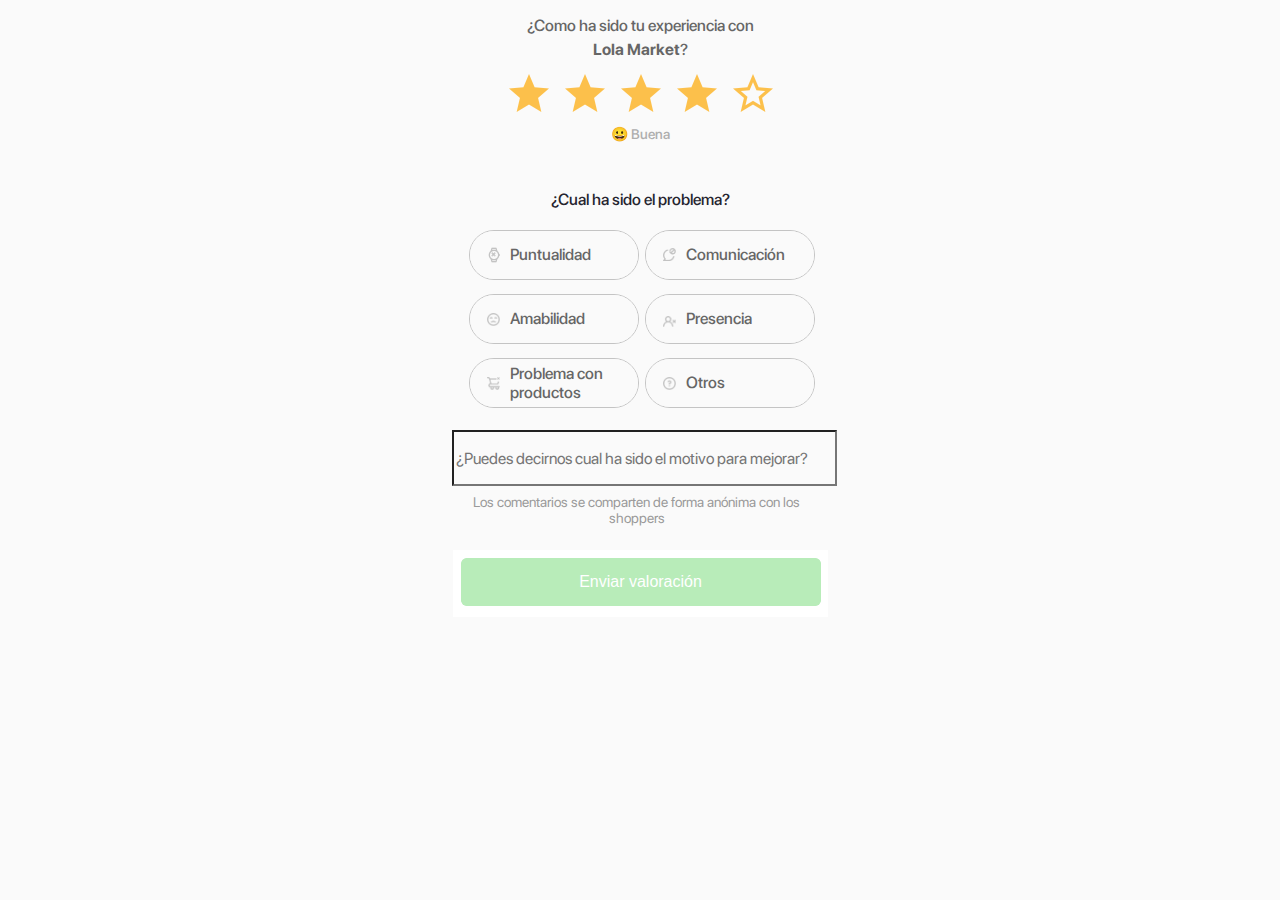
<file: buena.html>
<!DOCTYPE html>
<html>
    <head>
        <link href="./img/favicon.png" rel="shortcut icon"/>
        <meta charset="utf-8"/>
        <meta content="width=device-width, initial-scale=1.0, maximum-scale=1.0" name="viewport"/>
        <link href="./css/valorateButtonsTerrible.css" rel="stylesheet" type="text/css"/>
        <meta content="Launchpad by Anima" name="author">
        </meta>
    </head>
    <body style="margin: 0;
 background: rgba(250, 250, 250, 1.0);">
        <input id="anPageName" name="page" type="hidden" value="valoratebuttonsterrible"/>
        <div class="valoratebuttonsterrible">
            <div style="width: 375px; height: 100%; position:relative; margin:auto;    margin-top: -50px;">
                <div class="starsfeedback">
                        <div class="a5star">
                                <a href="increible.html" target="_self">
                            <div class="icstarborder">
                                <div class="icon24px">
                                        <img src="./img/valorate--buttons--terrible-shape-2@2x.png" class="shape" src="[data-uri]"/>
                                    </div>
                            </div>
                            </a>
                        </div>
                        <div class="a4star">
                                <a href="buena.html" target="_self">
                            <div class="icstarborder">
                                <div class="icon24px">
                                        <img src="./img/valorate--buttons--terrible-icstarborderblack24px.png" class="icstarborderblack24px" src="./img/valorate--buttons--terrible-icstarborderblack24px.png">
                                    </div>
                            </div>
                            </a>
                        </div>
                        <div class="a3star">
    
                                <a href="regular.html" target="_self">
                            <div class="icstarborder">
                                <div class="icon24px">
                                        <img src="./img/valorate--buttons--terrible-icstarborderblack24px.png" class="icstarborderblack24px" src="./img/valorate--buttons--terrible-icstarborderblack24px.png">
                                    </div>
                            </div>
                            </a>
                        </div>
                        <div class="a2star">
                                <a href="mala.html" target="_self">
                            <div class="icstarborder">
                                <div class="icon24px">
                                        <img src="./img/valorate--buttons--terrible-icstarborderblack24px.png" class="icstarborderblack24px" src="./img/valorate--buttons--terrible-icstarborderblack24px.png">
                                    </div>
                            </div>
                            </a>
                        </div>
                        <div class="a1star">
                            <a href="terrible.html" target="_self">
                                <div class="terrible">
                                        <span class="span1">😀</span><span class="span2"> Buena</span>
                                </div>
                                <img src="./img/valorate--buttons--terrible-icstarborderblack24px.png" class="icstarborderblack24px" src="[data-uri]"/>
                            </a>
                        </div>
                    </div>
                        
                <div class="title">
                    <span class="span1">¿Como ha sido tu experiencia con<br /> </span><span class="span2">Lola Market</span><span class="span3">?</span>
                </div>
                <div class="title1">
                    ¿Cual ha sido el problema?
                </div>
                <div class="buttonsecondarydisabled" onclick="buttonsecondarydisabled()">
                    <div class="background" id="buttonsecondarydisabled-background">
                    </div>
                    <div class="base1">
                    </div>
                    <div class="puntualidad" id="buttonsecondarydisabled-puntualidad">
                        Puntualidad
                    </div>
                    <div class="a24timewatchcopy2">
                        <img src="./img/valorate--buttons--terrible-watch@2x.png" class="watch" src="[data-uri]"/>
                        <img src="./img/valorate--buttons--terrible-group@2x.png" class="group" src="[data-uri]"/>
                    </div>
                </div>

                <script>
                function buttonsecondarydisabled() {
                    var bg_color = document.getElementById("buttonsecondarydisabled-background").style.backgroundColor;

                    console.log(bg_color);
                    if(document.getElementById("buttonsecondarydisabled-background").style.backgroundColor != "rgb(252, 192, 75)"){

                        document.getElementById("buttonsecondarydisabled-background").style.backgroundColor = "#FCC04B";
                        document.getElementById("buttonsecondarydisabled-puntualidad").style.color = "#FFF";
                        document.getElementById("buttonlarge").style.opacity = 1;
                    }else{

                        document.getElementById("buttonsecondarydisabled-background").style.backgroundColor = "#FAFAFA";
                        document.getElementById("buttonsecondarydisabled-puntualidad").style.color = "#666";
                    }

                }
                </script>
                <div class="buttonsecondarydisabledcopy2" onclick="buttonsecondarydisabledcopy2()">
                    <div class="background" id="buttonsecondarydisabledcopy2-background">
                    </div>
                    <div class="base1">
                    </div>
                    <div class="puntualidad" id="buttonsecondarydisabledcopy2-puntualidad">
                        Amabilidad
                    </div>
                    <div class="a24timewatchcopy2">
                        <div class="background1">
                        </div>
                        <div class="sad2">
                            <div class="sad">
                                <img src="./img/valorate--buttons--terrible-shape-4@2x.png" class="shape" src="[data-uri]"/>
                            </div>
                        </div>
                    </div>
                    <script>
                        function buttonsecondarydisabledcopy2() {
                            var bg_color = document.getElementById("buttonsecondarydisabledcopy2-background").style.backgroundColor;
        
                            console.log(bg_color);
                            if(document.getElementById("buttonsecondarydisabledcopy2-background").style.backgroundColor != "rgb(252, 192, 75)"){
        
                                document.getElementById("buttonsecondarydisabledcopy2-background").style.backgroundColor = "#FCC04B";
                                document.getElementById("buttonsecondarydisabledcopy2-puntualidad").style.color = "#FFF";
                                document.getElementById("buttonlarge").style.opacity = 1;
                            }else{
        
                                document.getElementById("buttonsecondarydisabledcopy2-background").style.backgroundColor = "#FAFAFA";
                                document.getElementById("buttonsecondarydisabledcopy2-puntualidad").style.color = "#666";
                            }
        
                        }
                    </script>
                </div>
                <div class="buttonsecondarydisabledcopy3" onclick="buttonsecondarydisabledcopy3()">
                    <div class="background" id="buttonsecondarydisabledcopy3-background">
                    </div>
                    <div class="base1">
                    </div>
                    <div class="puntualidad" id="buttonsecondarydisabledcopy3-puntualidad">
                        Presencia
                    </div>
                    <div class="a24timewatchcopy2">
                        <div class="placeholder">
                        </div>
                        <div class="usertimes">
                            <img src="./img/valorate--buttons--terrible-shape-5@2x.png" class="shape" src="[data-uri]"/>
                        </div>
                    </div>
                    <script>
                        function buttonsecondarydisabledcopy3() {
                            var bg_color = document.getElementById("buttonsecondarydisabledcopy3-background").style.backgroundColor;
        
                            console.log(bg_color);
                            if(document.getElementById("buttonsecondarydisabledcopy3-background").style.backgroundColor != "rgb(252, 192, 75)"){
        
                                document.getElementById("buttonsecondarydisabledcopy3-background").style.backgroundColor = "#FCC04B";
                                document.getElementById("buttonsecondarydisabledcopy3-puntualidad").style.color = "#FFF";
                                document.getElementById("buttonlarge").style.opacity = 1;
                            }else{
        
                                document.getElementById("buttonsecondarydisabledcopy3-background").style.backgroundColor = "#FAFAFA";
                                document.getElementById("buttonsecondarydisabledcopy3-puntualidad").style.color = "#666";
                            }
        
                        }
                    </script>
                </div>
                <div class="buttonsecondarydisabledcopy5" onclick="buttonsecondarydisabledcopy5()">
                    <div class="background" id="buttonsecondarydisabledcopy5-background">
                    </div>
                    <div class="base1">
                    </div>
                    <div class="puntualidad" id="buttonsecondarydisabledcopy5-puntualidad">
                        Otros
                    </div>
                    <div class="a24timewatchcopy2">
                        <div class="background1">
                        </div>
                        <div class="questioncircle">
                            <img src="./img/valorate--buttons--terrible-shape-6@2x.png" class="shape" src="[data-uri]"/>
                        </div>
                    </div>

                    <script>
                        function buttonsecondarydisabledcopy5() {
                            var bg_color = document.getElementById("buttonsecondarydisabledcopy5-background").style.backgroundColor;
        
                            console.log(bg_color);
                            if(document.getElementById("buttonsecondarydisabledcopy5-background").style.backgroundColor != "rgb(252, 192, 75)"){
        
                                document.getElementById("buttonsecondarydisabledcopy5-background").style.backgroundColor = "#FCC04B";
                                document.getElementById("buttonsecondarydisabledcopy5-puntualidad").style.color = "#FFF";
                                document.getElementById("buttonlarge").style.opacity = 1;
                                document.getElementById("textfield").focus();
                                
                            }else{
        
                                document.getElementById("buttonsecondarydisabledcopy5-background").style.backgroundColor = "#FAFAFA";
                                document.getElementById("buttonsecondarydisabledcopy5-puntualidad").style.color = "#666";
                            }
        
                        }
                    </script>
                </div>
                <div class="buttonsecondarydisabledcopy4" onclick="buttonsecondarydisabledcopy4()">
                    <div class="background" id="buttonsecondarydisabledcopy4-background">
                    </div>
                    <div class="base1">
                    </div>
                    <div class="puntualidad" id="buttonsecondarydisabledcopy4-puntualidad">
                        Problema con productos
                    </div>
                    <div class="a24timewatchcopy2">
                        <div class="placeholder">
                        </div>
                        <div class="shoppingtrolley">
                            <img src="./img/valorate--buttons--terrible-combined-shape@2x.png" class="combinedshape" src="[data-uri]"/>
                        </div>
                        <img src="./img/valorate--buttons--terrible-path@2x.png" class="path" src="[data-uri]"/>
                    </div>

                    <script>
                        function buttonsecondarydisabledcopy4() {
                            var bg_color = document.getElementById("buttonsecondarydisabledcopy4-background").style.backgroundColor;
        
                            console.log(bg_color);
                            if(document.getElementById("buttonsecondarydisabledcopy4-background").style.backgroundColor != "rgb(252, 192, 75)"){
        
                                document.getElementById("buttonsecondarydisabledcopy4-background").style.backgroundColor = "#FCC04B";
                                document.getElementById("buttonsecondarydisabledcopy4-puntualidad").style.color = "#FFF";
                                document.getElementById("buttonlarge").style.opacity = 1;
                            }else{
        
                                document.getElementById("buttonsecondarydisabledcopy4-background").style.backgroundColor = "#FAFAFA";
                                document.getElementById("buttonsecondarydisabledcopy4-puntualidad").style.color = "#666";
                            }
        
                        }
                    </script>
                </div>
                <div class="buttonsecondarydisabledcopy" onclick="buttonsecondarydisabledcopy()">
                    <div class="background" id="buttonsecondarydisabledcopy-background">
                    </div>
                    <div class="base1">
                    </div>
                    <div class="puntualidad" id="buttonsecondarydisabledcopy-puntualidad">
                        Comunicación
                    </div>
                    <div class="a24timewatchcopy2">
                        <div class="background1">
                        </div>
                        <img src="./img/valorate--buttons--terrible-shape-7@2x.png" class="shape" src="[data-uri]"/>
                    </div>

                    <script>
                        function buttonsecondarydisabledcopy() {
                            var bg_color = document.getElementById("buttonsecondarydisabledcopy-background").style.backgroundColor;
        
                            console.log(bg_color);
                            if(document.getElementById("buttonsecondarydisabledcopy-background").style.backgroundColor != "rgb(252, 192, 75)"){
        
                                document.getElementById("buttonsecondarydisabledcopy-background").style.backgroundColor = "#FCC04B";
                                document.getElementById("buttonsecondarydisabledcopy-puntualidad").style.color = "#FFF";
                                document.getElementById("buttonlarge").style.opacity = 1;
                            }else{
        
                                document.getElementById("buttonsecondarydisabledcopy-background").style.backgroundColor = "#FAFAFA";
                                document.getElementById("buttonsecondarydisabledcopy-puntualidad").style.color = "#666";
                            }
        
                        }
                    </script>
                </div>
                <input class="comments"
                    placeholder="¿Puedes decirnos cual ha sido el motivo para mejorar?"
                    type="text" id="textfield" name="name"
                    minlength="4"
                    size="5">

                  
                <!-- <div class="comments">
                    <div class="input1linecopy">
                        <div class="base1">
                        </div>
                        <div class="a277puedesdecirnoscua">
                            ¿Puedes decirnos cual ha sido el motivo para que podamos seguir mejorando?
                        </div>
                        <div class="icannouncement">
                            <img src="./img/valorate--buttons--terrible-icannouncement@2x.png" class="icannouncement1" src="[data-uri]"/>
                        </div>
                        <img src="./img/valorate--buttons--terrible-separator.png" class="separator" src="[data-uri]"/>
                        <img src="./img/valorate--buttons--terrible-separator.png" class="separator1" src="[data-uri]"/>
                    </div>
                </div> -->
                <div class="loscomentariossec">
                    Los comentarios se comparten de forma anónima con los shoppers
                </div>
                
                <div class="base">
                </div>
                <div class="buttonlarge" id="buttonlarge" href="gracias.html">
                    <div class="ud83cudfa8format">
                        <div class="ud83cudfa8color">
                        </div>
                    </div>
                    <div class="ud83dudea6state">
                        <div class="color">
                        </div>
                    </div>
                    <div class="ud83dudd8btext">
                        <div class="ud83dudd8bcontent">
                            <a style="    color: white;" href="gracias.html">Enviar valoración</a>
                        </div>
                    </div>
                </div>
            </div>
        </div>
        <!-- Scripts -->
        <script>
            anima_isHidden = function(e) {
                if (!(e instanceof HTMLElement)) return !1;
                if (getComputedStyle(e).display == "none") return !0; else if (e.parentNode && anima_isHidden(e.parentNode)) return !0;
                return !1;
            };
            anima_loadAsyncSrcForTag = function(tag) {
                var elements = document.getElementsByTagName(tag);
                var toLoad = [];
                for (var i = 0; i < elements.length; i++) {
                    var e = elements[i];
                    var src = e.getAttribute("src");
                    var loaded = (src != undefined && src.length > 0 && src != '[data-uri]');
                    if (loaded) continue;
                    var asyncSrc = e.getAttribute("src");
                    if (asyncSrc == undefined || asyncSrc.length == 0) continue;
                    if (anima_isHidden(e)) continue;
                    toLoad.push(e);
                }
                toLoad.sort(function(a, b) {
                    return anima_getTop(a) - anima_getTop(b);
                });
                for (var i = 0; i < toLoad.length; i++) {
                    var e = toLoad[i];
                    var asyncSrc = e.getAttribute("src");
                    e.setAttribute("src", asyncSrc);
                }
            };
            anima_pauseHiddenVideos = function(tag) {
                var elements = document.getElementsByTagName("video");
                for (var i = 0; i < elements.length; i++) {
                    var e = elements[i];
                    var isPlaying = !!(e.currentTime > 0 && !e.paused && !e.ended && e.readyState > 2);
                    var isHidden = anima_isHidden(e);
                    if (!isPlaying && !isHidden && e.getAttribute("autoplay") == "autoplay") {
                        e.play();
                    } else if (isPlaying && isHidden) {
                        e.pause();
                    }
                }
            };
            anima_loadAsyncSrc = function(tag) {
                anima_loadAsyncSrcForTag("img");
                anima_loadAsyncSrcForTag("iframe");
                anima_loadAsyncSrcForTag("video");
                anima_pauseHiddenVideos();
            };
            var anima_getTop = function(e) {
                var top = 0;
                do {
                    top += e.offsetTop || 0;
                    e = e.offsetParent;
                } while (e);
                return top;
            };
            anima_loadAsyncSrc();
            anima_old_onResize = window.onresize;
            anima_new_onResize = undefined;
            anima_updateOnResize = function() {
                if (anima_new_onResize == undefined || window.onresize != anima_new_onResize) {
                    anima_new_onResize = function(x) {
                        if (anima_old_onResize != undefined) anima_old_onResize(x);
                        anima_loadAsyncSrc();
                    };
                    window.onresize = anima_new_onResize;
                    setTimeout(function() {
                        anima_updateOnResize();
                    }, 3000);
                }
            };
            anima_updateOnResize();
            setTimeout(function() {
                anima_loadAsyncSrc();
            }, 200);
        </script>
        <!-- End of Scripts -->
    </body>
</html>
</file>
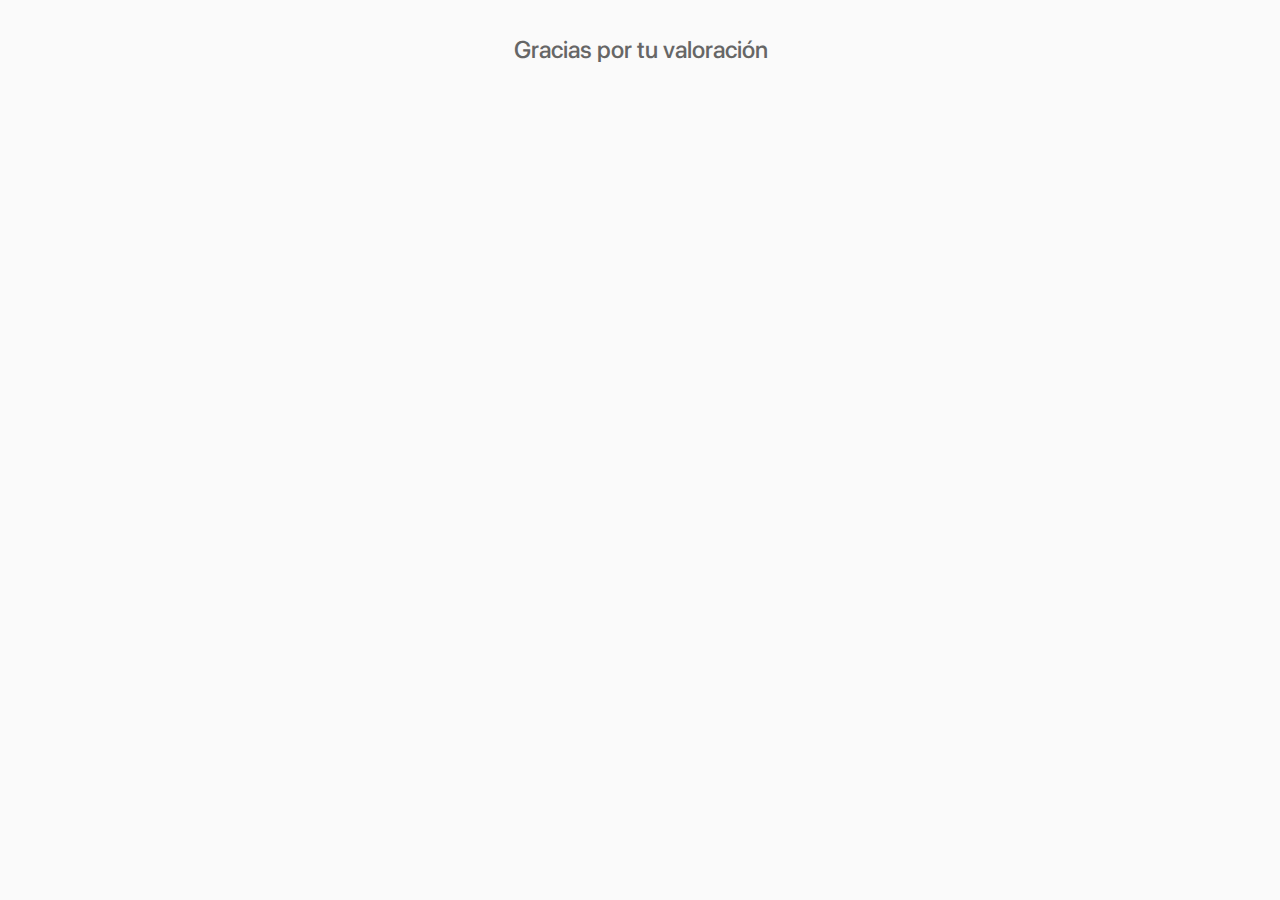
<file: gracias.html>
<!DOCTYPE html>
<html>
    <head>
        <link href="./img/favicon.png" rel="shortcut icon"/>
        <meta charset="utf-8"/>
        <meta content="width=device-width, initial-scale=1.0, maximum-scale=1.0" name="viewport"/>
        <link href="./css/valorateButtonsTerrible.css" rel="stylesheet" type="text/css"/>
        <meta content="Launchpad by Anima" name="author">
        </meta>
    </head>
    <body style="margin: 0;
 background: rgba(250, 250, 250, 1.0);">
        <input id="anPageName" name="page" type="hidden" value="valoratebuttonsterrible"/>
        <div class="valoratebuttonsterrible">
            <div style="width: 375px; height: 100%; position:relative; margin:auto;    margin-top: -50px;">
               
                <div class="title">
                    <p style="font-size:24px">Gracias por tu valoración</p>
                </div>
            </div>
        </div>
        <!-- Scripts -->
        <script>
            anima_isHidden = function(e) {
                if (!(e instanceof HTMLElement)) return !1;
                if (getComputedStyle(e).display == "none") return !0; else if (e.parentNode && anima_isHidden(e.parentNode)) return !0;
                return !1;
            };
            anima_loadAsyncSrcForTag = function(tag) {
                var elements = document.getElementsByTagName(tag);
                var toLoad = [];
                for (var i = 0; i < elements.length; i++) {
                    var e = elements[i];
                    var src = e.getAttribute("src");
                    var loaded = (src != undefined && src.length > 0 && src != '[data-uri]');
                    if (loaded) continue;
                    var asyncSrc = e.getAttribute("anima-src");
                    if (asyncSrc == undefined || asyncSrc.length == 0) continue;
                    if (anima_isHidden(e)) continue;
                    toLoad.push(e);
                }
                toLoad.sort(function(a, b) {
                    return anima_getTop(a) - anima_getTop(b);
                });
                for (var i = 0; i < toLoad.length; i++) {
                    var e = toLoad[i];
                    var asyncSrc = e.getAttribute("anima-src");
                    e.setAttribute("src", asyncSrc);
                }
            };
            anima_pauseHiddenVideos = function(tag) {
                var elements = document.getElementsByTagName("video");
                for (var i = 0; i < elements.length; i++) {
                    var e = elements[i];
                    var isPlaying = !!(e.currentTime > 0 && !e.paused && !e.ended && e.readyState > 2);
                    var isHidden = anima_isHidden(e);
                    if (!isPlaying && !isHidden && e.getAttribute("autoplay") == "autoplay") {
                        e.play();
                    } else if (isPlaying && isHidden) {
                        e.pause();
                    }
                }
            };
            anima_loadAsyncSrc = function(tag) {
                anima_loadAsyncSrcForTag("img");
                anima_loadAsyncSrcForTag("iframe");
                anima_loadAsyncSrcForTag("video");
                anima_pauseHiddenVideos();
            };
            var anima_getTop = function(e) {
                var top = 0;
                do {
                    top += e.offsetTop || 0;
                    e = e.offsetParent;
                } while (e);
                return top;
            };
            anima_loadAsyncSrc();
            anima_old_onResize = window.onresize;
            anima_new_onResize = undefined;
            anima_updateOnResize = function() {
                if (anima_new_onResize == undefined || window.onresize != anima_new_onResize) {
                    anima_new_onResize = function(x) {
                        if (anima_old_onResize != undefined) anima_old_onResize(x);
                        anima_loadAsyncSrc();
                    };
                    window.onresize = anima_new_onResize;
                    setTimeout(function() {
                        anima_updateOnResize();
                    }, 3000);
                }
            };
            anima_updateOnResize();
            setTimeout(function() {
                anima_loadAsyncSrc();
            }, 200);
        </script>
        <!-- End of Scripts -->
    </body>
</html>
</file>
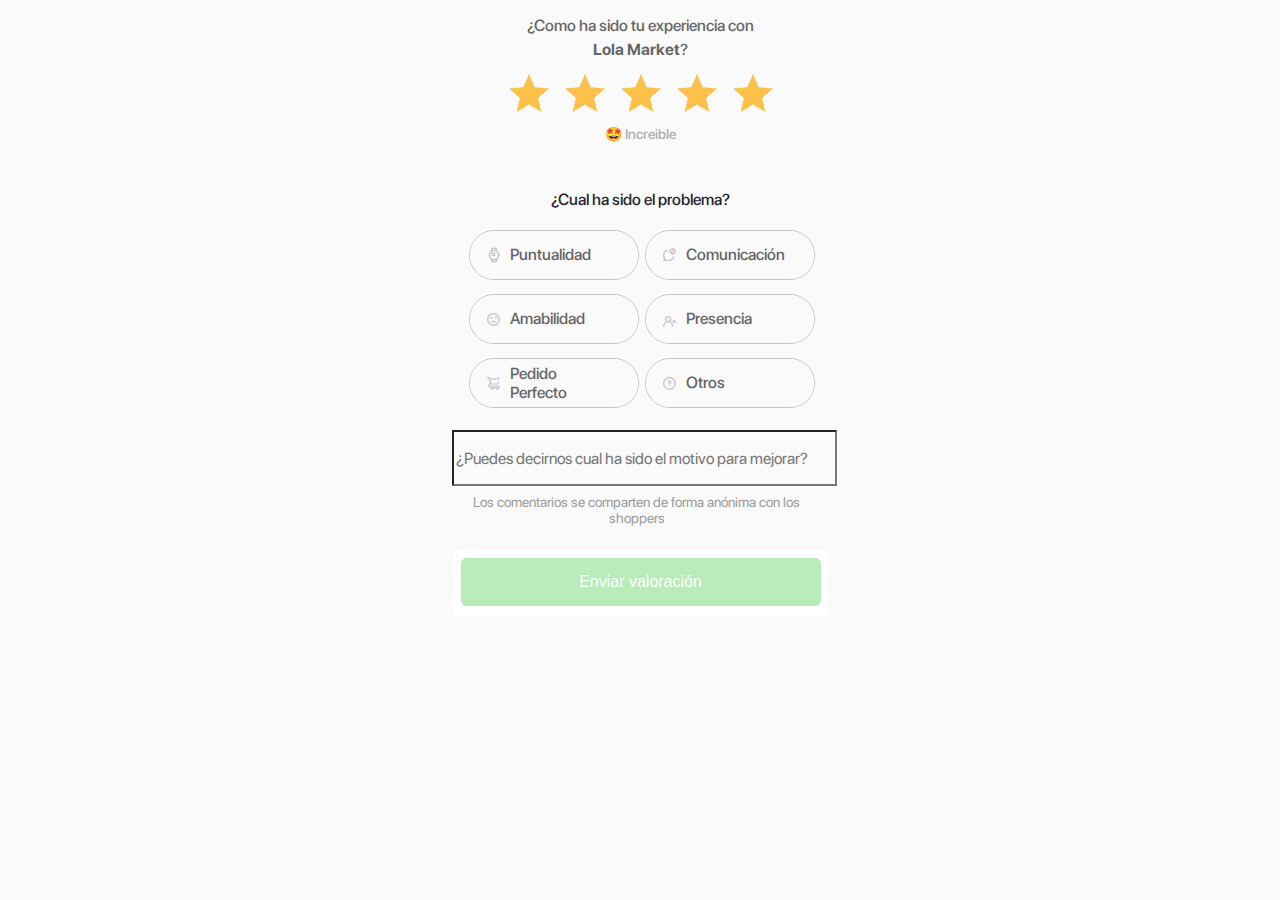
<file: increible.html>
<!DOCTYPE html>
<html>
    <head>
        <link href="./img/favicon.png" rel="shortcut icon"/>
        <meta charset="utf-8"/>
        <meta content="width=device-width, initial-scale=1.0, maximum-scale=1.0" name="viewport"/>
        <link href="./css/valorateButtonsTerrible.css" rel="stylesheet" type="text/css"/>
        <meta content="Launchpad by Anima" name="author">
        </meta>
    </head>
    <body style="margin: 0;
 background: rgba(250, 250, 250, 1.0);">
        <input id="anPageName" name="page" type="hidden" value="valoratebuttonsterrible"/>
        <div class="valoratebuttonsterrible">
            <div style="width: 375px; height: 100%; position:relative; margin:auto;    margin-top: -50px;">
                    <div class="starsfeedback">
                            <div class="a5star">
                                    <a href="increible.html" target="_self">
                                <div class="icstarborder">
                                    <div class="icon24px">
                                            <img anima-src="./img/valorate--buttons--terrible-icstarborderblack24px.png" class="icstarborderblack24px" src="./img/valorate--buttons--terrible-icstarborderblack24px.png">
                                        </div>
                                </div>
                                </a>
                            </div>
                            <div class="a4star">
                                    <a href="buena.html" target="_self">
                                <div class="icstarborder">
                                    <div class="icon24px">
                                            <img anima-src="./img/valorate--buttons--terrible-icstarborderblack24px.png" class="icstarborderblack24px" src="./img/valorate--buttons--terrible-icstarborderblack24px.png">
                                        </div>
                                </div>
                                </a>
                            </div>
                            <div class="a3star">
        
                                    <a href="regular.html" target="_self">
                                <div class="icstarborder">
                                    <div class="icon24px">
                                            <img anima-src="./img/valorate--buttons--terrible-icstarborderblack24px.png" class="icstarborderblack24px" src="./img/valorate--buttons--terrible-icstarborderblack24px.png">
                                        </div>
                                </div>
                                </a>
                            </div>
                            <div class="a2star">
                                    <a href="mala.html" target="_self">
                                <div class="icstarborder">
                                    <div class="icon24px">
                                            <img anima-src="./img/valorate--buttons--terrible-icstarborderblack24px.png" class="icstarborderblack24px" src="./img/valorate--buttons--terrible-icstarborderblack24px.png">
                                        </div>
                                </div>
                                </a>
                            </div>
                            <div class="a1star">
                                <a href="terrible.html" target="_self">
                                    <div class="terrible">
                                            <span class="span1">🤩</span><span class="span2"> Increible</span>
                                        </div>
                                        <img anima-src="./img/valorate--buttons--terrible-icstarborderblack24px.png" class="icstarborderblack24px" src="./img/valorate--buttons--terrible-icstarborderblack24px.png">
                                    </a>
                            </div>
                        </div>
                        
                        
                <div class="title">
                    <span class="span1">¿Como ha sido tu experiencia con<br /> </span><span class="span2">Lola Market</span><span class="span3">?</span>
                </div>
                <div class="title1">
                    ¿Cual ha sido el problema?
                </div>
                <div class="buttonsecondarydisabled" onclick="buttonsecondarydisabled()">
                    <div class="background" id="buttonsecondarydisabled-background">
                    </div>
                    <div class="base1">
                    </div>
                    <div class="puntualidad" id="buttonsecondarydisabled-puntualidad">
                        Puntualidad
                    </div>
                    <div class="a24timewatchcopy2">
                        <img anima-src="./img/valorate--buttons--terrible-watch@2x.png" class="watch" src="[data-uri]"/>
                        <img anima-src="./img/valorate--buttons--terrible-group@2x.png" class="group" src="[data-uri]"/>
                    </div>
                </div>

                <script>
                function buttonsecondarydisabled() {
                    var bg_color = document.getElementById("buttonsecondarydisabled-background").style.backgroundColor;

                    console.log(bg_color);
                    if(document.getElementById("buttonsecondarydisabled-background").style.backgroundColor != "rgb(252, 192, 75)"){

                        document.getElementById("buttonsecondarydisabled-background").style.backgroundColor = "#FCC04B";
                        document.getElementById("buttonsecondarydisabled-puntualidad").style.color = "#FFF";
                        document.getElementById("buttonlarge").style.opacity = 1;
                    }else{

                        document.getElementById("buttonsecondarydisabled-background").style.backgroundColor = "#FAFAFA";
                        document.getElementById("buttonsecondarydisabled-puntualidad").style.color = "#666";
                    }

                }
                </script>
                <div class="buttonsecondarydisabledcopy2" onclick="buttonsecondarydisabledcopy2()">
                    <div class="background" id="buttonsecondarydisabledcopy2-background">
                    </div>
                    <div class="base1">
                    </div>
                    <div class="puntualidad" id="buttonsecondarydisabledcopy2-puntualidad">
                        Amabilidad
                    </div>
                    <div class="a24timewatchcopy2">
                        <div class="background1">
                        </div>
                        <div class="sad2">
                            <div class="sad">
                                <img anima-src="./img/valorate--buttons--terrible-shape-4@2x.png" class="shape" src="[data-uri]"/>
                            </div>
                        </div>
                    </div>
                    <script>
                        function buttonsecondarydisabledcopy2() {
                            var bg_color = document.getElementById("buttonsecondarydisabledcopy2-background").style.backgroundColor;
        
                            console.log(bg_color);
                            if(document.getElementById("buttonsecondarydisabledcopy2-background").style.backgroundColor != "rgb(252, 192, 75)"){
        
                                document.getElementById("buttonsecondarydisabledcopy2-background").style.backgroundColor = "#FCC04B";
                                document.getElementById("buttonsecondarydisabledcopy2-puntualidad").style.color = "#FFF";
                                document.getElementById("buttonlarge").style.opacity = 1;
                            }else{
        
                                document.getElementById("buttonsecondarydisabledcopy2-background").style.backgroundColor = "#FAFAFA";
                                document.getElementById("buttonsecondarydisabledcopy2-puntualidad").style.color = "#666";
                            }
        
                        }
                    </script>
                </div>
                <div class="buttonsecondarydisabledcopy3" onclick="buttonsecondarydisabledcopy3()">
                    <div class="background" id="buttonsecondarydisabledcopy3-background">
                    </div>
                    <div class="base1">
                    </div>
                    <div class="puntualidad" id="buttonsecondarydisabledcopy3-puntualidad">
                        Presencia
                    </div>
                    <div class="a24timewatchcopy2">
                        <div class="placeholder">
                        </div>
                        <div class="usertimes">
                            <img anima-src="./img/valorate--buttons--terrible-shape-5@2x.png" class="shape" src="[data-uri]"/>
                        </div>
                    </div>
                    <script>
                        function buttonsecondarydisabledcopy3() {
                            var bg_color = document.getElementById("buttonsecondarydisabledcopy3-background").style.backgroundColor;
        
                            console.log(bg_color);
                            if(document.getElementById("buttonsecondarydisabledcopy3-background").style.backgroundColor != "rgb(252, 192, 75)"){
        
                                document.getElementById("buttonsecondarydisabledcopy3-background").style.backgroundColor = "#FCC04B";
                                document.getElementById("buttonsecondarydisabledcopy3-puntualidad").style.color = "#FFF";
                                document.getElementById("buttonlarge").style.opacity = 1;
                            }else{
        
                                document.getElementById("buttonsecondarydisabledcopy3-background").style.backgroundColor = "#FAFAFA";
                                document.getElementById("buttonsecondarydisabledcopy3-puntualidad").style.color = "#666";
                            }
        
                        }
                    </script>
                </div>
                <div class="buttonsecondarydisabledcopy5" onclick="buttonsecondarydisabledcopy5()">
                    <div class="background" id="buttonsecondarydisabledcopy5-background">
                    </div>
                    <div class="base1">
                    </div>
                    <div class="puntualidad" id="buttonsecondarydisabledcopy5-puntualidad">
                        Otros
                    </div>
                    <div class="a24timewatchcopy2">
                        <div class="background1">
                        </div>
                        <div class="questioncircle">
                            <img anima-src="./img/valorate--buttons--terrible-shape-6@2x.png" class="shape" src="[data-uri]"/>
                        </div>
                    </div>

                    <script>
                        function buttonsecondarydisabledcopy5() {
                            var bg_color = document.getElementById("buttonsecondarydisabledcopy5-background").style.backgroundColor;
        
                            console.log(bg_color);
                            if(document.getElementById("buttonsecondarydisabledcopy5-background").style.backgroundColor != "rgb(252, 192, 75)"){
        
                                document.getElementById("buttonsecondarydisabledcopy5-background").style.backgroundColor = "#FCC04B";
                                document.getElementById("buttonsecondarydisabledcopy5-puntualidad").style.color = "#FFF";
                                document.getElementById("buttonlarge").style.opacity = 1;
                                document.getElementById("textfield").focus();
                                
                            }else{
        
                                document.getElementById("buttonsecondarydisabledcopy5-background").style.backgroundColor = "#FAFAFA";
                                document.getElementById("buttonsecondarydisabledcopy5-puntualidad").style.color = "#666";
                            }
        
                        }
                    </script>
                </div>
                <div class="buttonsecondarydisabledcopy4" onclick="buttonsecondarydisabledcopy4()">
                    <div class="background" id="buttonsecondarydisabledcopy4-background">
                    </div>
                    <div class="base1">
                    </div>
                    <div class="puntualidad" id="buttonsecondarydisabledcopy4-puntualidad">
                        Pedido <br>Perfecto
                    </div>
                    <div class="a24timewatchcopy2">
                        <div class="placeholder">
                        </div>
                        <div class="shoppingtrolley">
                            <img anima-src="./img/valorate--buttons--terrible-combined-shape@2x.png" class="combinedshape" src="[data-uri]"/>
                        </div>
                        <img anima-src="./img/valorate--buttons--terrible-path@2x.png" class="path" src="[data-uri]"/>
                    </div>

                    <script>
                        function buttonsecondarydisabledcopy4() {
                            var bg_color = document.getElementById("buttonsecondarydisabledcopy4-background").style.backgroundColor;
        
                            console.log(bg_color);
                            if(document.getElementById("buttonsecondarydisabledcopy4-background").style.backgroundColor != "rgb(252, 192, 75)"){
        
                                document.getElementById("buttonsecondarydisabledcopy4-background").style.backgroundColor = "#FCC04B";
                                document.getElementById("buttonsecondarydisabledcopy4-puntualidad").style.color = "#FFF";
                                document.getElementById("buttonlarge").style.opacity = 1;
                            }else{
        
                                document.getElementById("buttonsecondarydisabledcopy4-background").style.backgroundColor = "#FAFAFA";
                                document.getElementById("buttonsecondarydisabledcopy4-puntualidad").style.color = "#666";
                            }
        
                        }
                    </script>
                </div>
                <div class="buttonsecondarydisabledcopy" onclick="buttonsecondarydisabledcopy()">
                    <div class="background" id="buttonsecondarydisabledcopy-background">
                    </div>
                    <div class="base1">
                    </div>
                    <div class="puntualidad" id="buttonsecondarydisabledcopy-puntualidad">
                        Comunicación
                    </div>
                    <div class="a24timewatchcopy2">
                        <div class="background1">
                        </div>
                        <img anima-src="./img/valorate--buttons--terrible-shape-7@2x.png" class="shape" src="[data-uri]"/>
                    </div>

                    <script>
                        function buttonsecondarydisabledcopy() {
                            var bg_color = document.getElementById("buttonsecondarydisabledcopy-background").style.backgroundColor;
        
                            console.log(bg_color);
                            if(document.getElementById("buttonsecondarydisabledcopy-background").style.backgroundColor != "rgb(252, 192, 75)"){
        
                                document.getElementById("buttonsecondarydisabledcopy-background").style.backgroundColor = "#FCC04B";
                                document.getElementById("buttonsecondarydisabledcopy-puntualidad").style.color = "#FFF";
                                document.getElementById("buttonlarge").style.opacity = 1;
                            }else{
        
                                document.getElementById("buttonsecondarydisabledcopy-background").style.backgroundColor = "#FAFAFA";
                                document.getElementById("buttonsecondarydisabledcopy-puntualidad").style.color = "#666";
                            }
        
                        }
                    </script>
                </div>
                <input class="comments"
                    placeholder="¿Puedes decirnos cual ha sido el motivo para mejorar?"
                    type="text" id="textfield" name="name"
                    minlength="4"
                    size="5">

                  
                <!-- <div class="comments">
                    <div class="input1linecopy">
                        <div class="base1">
                        </div>
                        <div class="a277puedesdecirnoscua">
                            ¿Puedes decirnos cual ha sido el motivo para que podamos seguir mejorando?
                        </div>
                        <div class="icannouncement">
                            <img anima-src="./img/valorate--buttons--terrible-icannouncement@2x.png" class="icannouncement1" src="[data-uri]"/>
                        </div>
                        <img anima-src="./img/valorate--buttons--terrible-separator.png" class="separator" src="[data-uri]"/>
                        <img anima-src="./img/valorate--buttons--terrible-separator.png" class="separator1" src="[data-uri]"/>
                    </div>
                </div> -->
                <div class="loscomentariossec">
                    Los comentarios se comparten de forma anónima con los shoppers
                </div>
                <div class="base">
                </div>
                <div class="buttonlarge" id="buttonlarge" href="gracias.html">
                    <div class="ud83cudfa8format">
                        <div class="ud83cudfa8color">
                        </div>
                    </div>
                    <div class="ud83dudea6state">
                        <div class="color">
                        </div>
                    </div>
                    <div class="ud83dudd8btext">
                        <div class="ud83dudd8bcontent">
                            <a style="    color: white;" href="gracias.html">Enviar valoración</a>
                        </div>
                    </div>
                </div>
            </div>
        </div>
        <!-- Scripts -->
        <script>
            anima_isHidden = function(e) {
                if (!(e instanceof HTMLElement)) return !1;
                if (getComputedStyle(e).display == "none") return !0; else if (e.parentNode && anima_isHidden(e.parentNode)) return !0;
                return !1;
            };
            anima_loadAsyncSrcForTag = function(tag) {
                var elements = document.getElementsByTagName(tag);
                var toLoad = [];
                for (var i = 0; i < elements.length; i++) {
                    var e = elements[i];
                    var src = e.getAttribute("src");
                    var loaded = (src != undefined && src.length > 0 && src != '[data-uri]');
                    if (loaded) continue;
                    var asyncSrc = e.getAttribute("anima-src");
                    if (asyncSrc == undefined || asyncSrc.length == 0) continue;
                    if (anima_isHidden(e)) continue;
                    toLoad.push(e);
                }
                toLoad.sort(function(a, b) {
                    return anima_getTop(a) - anima_getTop(b);
                });
                for (var i = 0; i < toLoad.length; i++) {
                    var e = toLoad[i];
                    var asyncSrc = e.getAttribute("anima-src");
                    e.setAttribute("src", asyncSrc);
                }
            };
            anima_pauseHiddenVideos = function(tag) {
                var elements = document.getElementsByTagName("video");
                for (var i = 0; i < elements.length; i++) {
                    var e = elements[i];
                    var isPlaying = !!(e.currentTime > 0 && !e.paused && !e.ended && e.readyState > 2);
                    var isHidden = anima_isHidden(e);
                    if (!isPlaying && !isHidden && e.getAttribute("autoplay") == "autoplay") {
                        e.play();
                    } else if (isPlaying && isHidden) {
                        e.pause();
                    }
                }
            };
            anima_loadAsyncSrc = function(tag) {
                anima_loadAsyncSrcForTag("img");
                anima_loadAsyncSrcForTag("iframe");
                anima_loadAsyncSrcForTag("video");
                anima_pauseHiddenVideos();
            };
            var anima_getTop = function(e) {
                var top = 0;
                do {
                    top += e.offsetTop || 0;
                    e = e.offsetParent;
                } while (e);
                return top;
            };
            anima_loadAsyncSrc();
            anima_old_onResize = window.onresize;
            anima_new_onResize = undefined;
            anima_updateOnResize = function() {
                if (anima_new_onResize == undefined || window.onresize != anima_new_onResize) {
                    anima_new_onResize = function(x) {
                        if (anima_old_onResize != undefined) anima_old_onResize(x);
                        anima_loadAsyncSrc();
                    };
                    window.onresize = anima_new_onResize;
                    setTimeout(function() {
                        anima_updateOnResize();
                    }, 3000);
                }
            };
            anima_updateOnResize();
            setTimeout(function() {
                anima_loadAsyncSrc();
            }, 200);
        </script>
        <!-- End of Scripts -->
    </body>
</html>
</file>
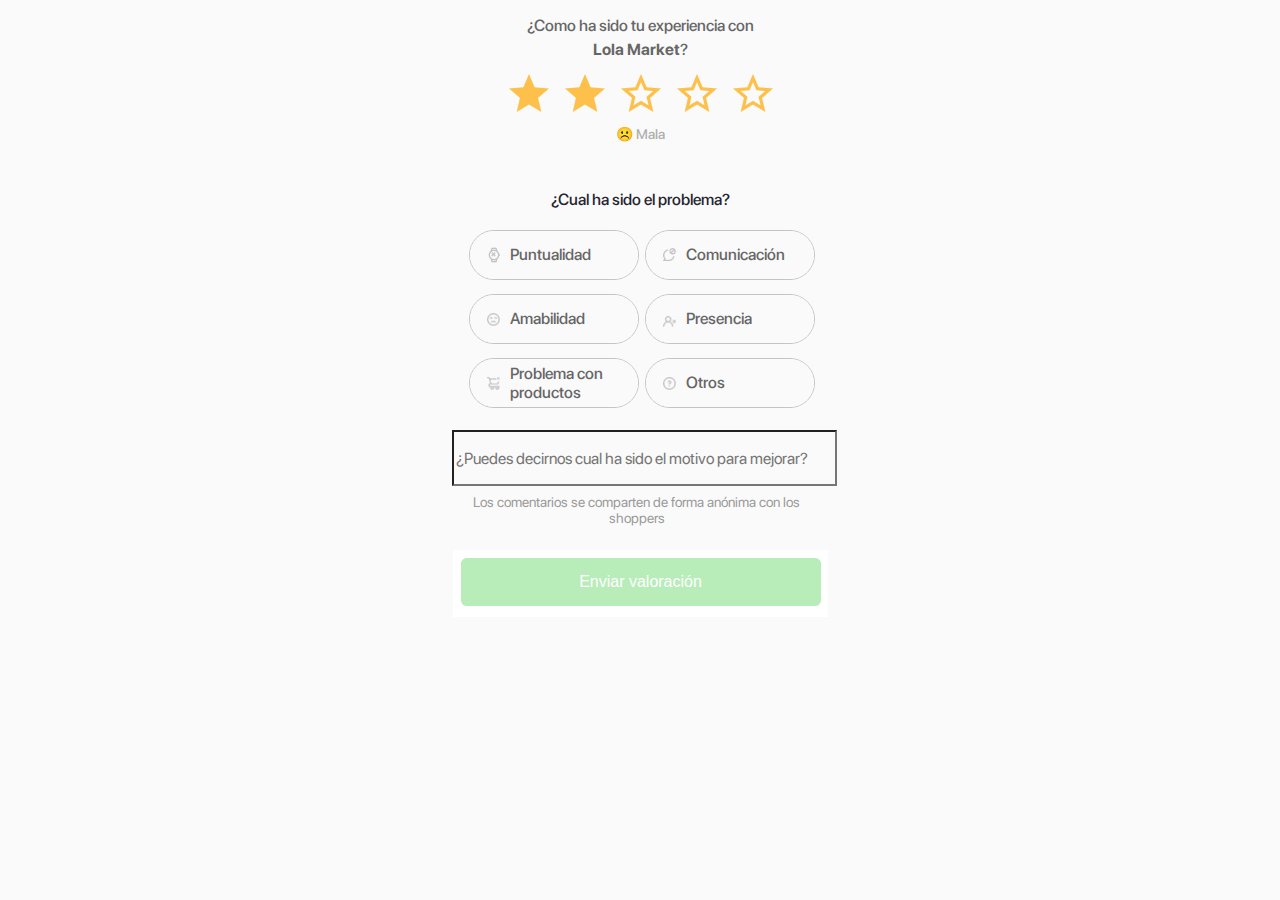
<file: mala.html>
<!DOCTYPE html>
<html>
    <head>
        <link href="./img/favicon.png" rel="shortcut icon"/>
        <meta charset="utf-8"/>
        <meta content="width=device-width, initial-scale=1.0, maximum-scale=1.0" name="viewport"/>
        <link href="./css/valorateButtonsTerrible.css" rel="stylesheet" type="text/css"/>
        <meta content="Launchpad by Anima" name="author">
        </meta>
    </head>
    <body style="margin: 0;
 background: rgba(250, 250, 250, 1.0);">
        <input id="anPageName" name="page" type="hidden" value="valoratebuttonsterrible"/>
        <div class="valoratebuttonsterrible">
            <div style="width: 375px; height: 100%; position:relative; margin:auto;    margin-top: -50px;">
                <div class="starsfeedback">
                        <div class="a5star">
                                <a href="increible.html" target="_self">
                            <div class="icstarborder">
                                <div class="icon24px">
                                        <img src="./img/valorate--buttons--terrible-shape-2@2x.png" class="shape" />
                                    </div>
                            </div>
                            </a>
                        </div>
                        <div class="a4star">
                                <a href="buena.html" target="_self">
                            <div class="icstarborder">
                                <div class="icon24px">
                                        <img src="./img/valorate--buttons--terrible-shape-2@2x.png" class="shape" />
                                    </div>
                            </div>
                            </a>
                        </div>
                        <div class="a3star">
    
                                <a href="regular.html" target="_self">
                            <div class="icstarborder">
                                <div class="icon24px">
                                        <img src="./img/valorate--buttons--terrible-shape-2@2x.png" class="shape" />
                                    </div>
                            </div>
                            </a>
                        </div>
                        <div class="a2star">
                                <a href="mala.html" target="_self">
                            <div class="icstarborder">
                                <div class="icon24px">
                                        <img src="./img/valorate--buttons--terrible-icstarborderblack24px.png" class="icstarborderblack24px" />
                                    </div>
                            </div>
                            </a>
                        </div>
                        <div class="a1star">
                            <a href="terrible.html" target="_self">
                                <div class="terrible">
                                        <span class="span1">☹️</span><span class="span2"> Mala</span>
                                    </div>
                                    <img src="./img/valorate--buttons--terrible-icstarborderblack24px.png" class="icstarborderblack24px" />
                                </a>
                        </div>
                    </div>
                        
                <div class="title">
                    <span class="span1">¿Como ha sido tu experiencia con<br /> </span><span class="span2">Lola Market</span><span class="span3">?</span>
                </div>
                <div class="title1">
                    ¿Cual ha sido el problema?
                </div>
                <div class="buttonsecondarydisabled" onclick="buttonsecondarydisabled()">
                    <div class="background" id="buttonsecondarydisabled-background">
                    </div>
                    <div class="base1">
                    </div>
                    <div class="puntualidad" id="buttonsecondarydisabled-puntualidad">
                        Puntualidad
                    </div>
                    <div class="a24timewatchcopy2">
                        <img src="./img/valorate--buttons--terrible-watch@2x.png" class="watch" src="[data-uri]"/>
                        <img src="./img/valorate--buttons--terrible-group@2x.png" class="group" src="[data-uri]"/>
                    </div>
                </div>

                <script>
                function buttonsecondarydisabled() {
                    var bg_color = document.getElementById("buttonsecondarydisabled-background").style.backgroundColor;

                    console.log(bg_color);
                    if(document.getElementById("buttonsecondarydisabled-background").style.backgroundColor != "rgb(252, 192, 75)"){

                        document.getElementById("buttonsecondarydisabled-background").style.backgroundColor = "#FCC04B";
                        document.getElementById("buttonsecondarydisabled-puntualidad").style.color = "#FFF";
                        document.getElementById("buttonlarge").style.opacity = 1;
                    }else{

                        document.getElementById("buttonsecondarydisabled-background").style.backgroundColor = "#FAFAFA";
                        document.getElementById("buttonsecondarydisabled-puntualidad").style.color = "#666";
                    }

                }
                </script>
                <div class="buttonsecondarydisabledcopy2" onclick="buttonsecondarydisabledcopy2()">
                    <div class="background" id="buttonsecondarydisabledcopy2-background">
                    </div>
                    <div class="base1">
                    </div>
                    <div class="puntualidad" id="buttonsecondarydisabledcopy2-puntualidad">
                        Amabilidad
                    </div>
                    <div class="a24timewatchcopy2">
                        <div class="background1">
                        </div>
                        <div class="sad2">
                            <div class="sad">
                                <img src="./img/valorate--buttons--terrible-shape-4@2x.png" class="shape" src="[data-uri]"/>
                            </div>
                        </div>
                    </div>
                    <script>
                        function buttonsecondarydisabledcopy2() {
                            var bg_color = document.getElementById("buttonsecondarydisabledcopy2-background").style.backgroundColor;
        
                            console.log(bg_color);
                            if(document.getElementById("buttonsecondarydisabledcopy2-background").style.backgroundColor != "rgb(252, 192, 75)"){
        
                                document.getElementById("buttonsecondarydisabledcopy2-background").style.backgroundColor = "#FCC04B";
                                document.getElementById("buttonsecondarydisabledcopy2-puntualidad").style.color = "#FFF";
                                document.getElementById("buttonlarge").style.opacity = 1;
                            }else{
        
                                document.getElementById("buttonsecondarydisabledcopy2-background").style.backgroundColor = "#FAFAFA";
                                document.getElementById("buttonsecondarydisabledcopy2-puntualidad").style.color = "#666";
                            }
        
                        }
                    </script>
                </div>
                <div class="buttonsecondarydisabledcopy3" onclick="buttonsecondarydisabledcopy3()">
                    <div class="background" id="buttonsecondarydisabledcopy3-background">
                    </div>
                    <div class="base1">
                    </div>
                    <div class="puntualidad" id="buttonsecondarydisabledcopy3-puntualidad">
                        Presencia
                    </div>
                    <div class="a24timewatchcopy2">
                        <div class="placeholder">
                        </div>
                        <div class="usertimes">
                            <img src="./img/valorate--buttons--terrible-shape-5@2x.png" class="shape" src="[data-uri]"/>
                        </div>
                    </div>
                    <script>
                        function buttonsecondarydisabledcopy3() {
                            var bg_color = document.getElementById("buttonsecondarydisabledcopy3-background").style.backgroundColor;
        
                            console.log(bg_color);
                            if(document.getElementById("buttonsecondarydisabledcopy3-background").style.backgroundColor != "rgb(252, 192, 75)"){
        
                                document.getElementById("buttonsecondarydisabledcopy3-background").style.backgroundColor = "#FCC04B";
                                document.getElementById("buttonsecondarydisabledcopy3-puntualidad").style.color = "#FFF";
                                document.getElementById("buttonlarge").style.opacity = 1;
                            }else{
        
                                document.getElementById("buttonsecondarydisabledcopy3-background").style.backgroundColor = "#FAFAFA";
                                document.getElementById("buttonsecondarydisabledcopy3-puntualidad").style.color = "#666";
                            }
        
                        }
                    </script>
                </div>
                <div class="buttonsecondarydisabledcopy5" onclick="buttonsecondarydisabledcopy5()">
                    <div class="background" id="buttonsecondarydisabledcopy5-background">
                    </div>
                    <div class="base1">
                    </div>
                    <div class="puntualidad" id="buttonsecondarydisabledcopy5-puntualidad">
                        Otros
                    </div>
                    <div class="a24timewatchcopy2">
                        <div class="background1">
                        </div>
                        <div class="questioncircle">
                            <img src="./img/valorate--buttons--terrible-shape-6@2x.png" class="shape" src="[data-uri]"/>
                        </div>
                    </div>

                    <script>
                        function buttonsecondarydisabledcopy5() {
                            var bg_color = document.getElementById("buttonsecondarydisabledcopy5-background").style.backgroundColor;
        
                            console.log(bg_color);
                            if(document.getElementById("buttonsecondarydisabledcopy5-background").style.backgroundColor != "rgb(252, 192, 75)"){
        
                                document.getElementById("buttonsecondarydisabledcopy5-background").style.backgroundColor = "#FCC04B";
                                document.getElementById("buttonsecondarydisabledcopy5-puntualidad").style.color = "#FFF";
                                document.getElementById("buttonlarge").style.opacity = 1;
                                document.getElementById("textfield").focus();
                                
                            }else{
        
                                document.getElementById("buttonsecondarydisabledcopy5-background").style.backgroundColor = "#FAFAFA";
                                document.getElementById("buttonsecondarydisabledcopy5-puntualidad").style.color = "#666";
                            }
        
                        }
                    </script>
                </div>
                <div class="buttonsecondarydisabledcopy4" onclick="buttonsecondarydisabledcopy4()">
                    <div class="background" id="buttonsecondarydisabledcopy4-background">
                    </div>
                    <div class="base1">
                    </div>
                    <div class="puntualidad" id="buttonsecondarydisabledcopy4-puntualidad">
                        Problema con productos
                    </div>
                    <div class="a24timewatchcopy2">
                        <div class="placeholder">
                        </div>
                        <div class="shoppingtrolley">
                            <img src="./img/valorate--buttons--terrible-combined-shape@2x.png" class="combinedshape" src="[data-uri]"/>
                        </div>
                        <img src="./img/valorate--buttons--terrible-path@2x.png" class="path" src="[data-uri]"/>
                    </div>

                    <script>
                        function buttonsecondarydisabledcopy4() {
                            var bg_color = document.getElementById("buttonsecondarydisabledcopy4-background").style.backgroundColor;
        
                            console.log(bg_color);
                            if(document.getElementById("buttonsecondarydisabledcopy4-background").style.backgroundColor != "rgb(252, 192, 75)"){
        
                                document.getElementById("buttonsecondarydisabledcopy4-background").style.backgroundColor = "#FCC04B";
                                document.getElementById("buttonsecondarydisabledcopy4-puntualidad").style.color = "#FFF";
                                document.getElementById("buttonlarge").style.opacity = 1;
                            }else{
        
                                document.getElementById("buttonsecondarydisabledcopy4-background").style.backgroundColor = "#FAFAFA";
                                document.getElementById("buttonsecondarydisabledcopy4-puntualidad").style.color = "#666";
                            }
        
                        }
                    </script>
                </div>
                <div class="buttonsecondarydisabledcopy" onclick="buttonsecondarydisabledcopy()">
                    <div class="background" id="buttonsecondarydisabledcopy-background">
                    </div>
                    <div class="base1">
                    </div>
                    <div class="puntualidad" id="buttonsecondarydisabledcopy-puntualidad">
                        Comunicación
                    </div>
                    <div class="a24timewatchcopy2">
                        <div class="background1">
                        </div>
                        <img src="./img/valorate--buttons--terrible-shape-7@2x.png" class="shape" src="[data-uri]"/>
                    </div>

                    <script>
                        function buttonsecondarydisabledcopy() {
                            var bg_color = document.getElementById("buttonsecondarydisabledcopy-background").style.backgroundColor;
        
                            console.log(bg_color);
                            if(document.getElementById("buttonsecondarydisabledcopy-background").style.backgroundColor != "rgb(252, 192, 75)"){
        
                                document.getElementById("buttonsecondarydisabledcopy-background").style.backgroundColor = "#FCC04B";
                                document.getElementById("buttonsecondarydisabledcopy-puntualidad").style.color = "#FFF";
                                document.getElementById("buttonlarge").style.opacity = 1;
                            }else{
        
                                document.getElementById("buttonsecondarydisabledcopy-background").style.backgroundColor = "#FAFAFA";
                                document.getElementById("buttonsecondarydisabledcopy-puntualidad").style.color = "#666";
                            }
        
                        }
                    </script>
                </div>
                <input class="comments"
                    placeholder="¿Puedes decirnos cual ha sido el motivo para mejorar?"
                    type="text" id="textfield" name="name"
                    minlength="4"
                    size="5">

                  
                <!-- <div class="comments">
                    <div class="input1linecopy">
                        <div class="base1">
                        </div>
                        <div class="a277puedesdecirnoscua">
                            ¿Puedes decirnos cual ha sido el motivo para que podamos seguir mejorando?
                        </div>
                        <div class="icannouncement">
                            <img src="./img/valorate--buttons--terrible-icannouncement@2x.png" class="icannouncement1" src="[data-uri]"/>
                        </div>
                        <img src="./img/valorate--buttons--terrible-separator.png" class="separator" src="[data-uri]"/>
                        <img src="./img/valorate--buttons--terrible-separator.png" class="separator1" src="[data-uri]"/>
                    </div>
                </div> -->
                <div class="loscomentariossec">
                    Los comentarios se comparten de forma anónima con los shoppers
                </div>
                <div class="base">
                </div>
                <div class="buttonlarge" id="buttonlarge" href="gracias.html">
                    <div class="ud83cudfa8format">
                        <div class="ud83cudfa8color">
                        </div>
                    </div>
                    <div class="ud83dudea6state">
                        <div class="color">
                        </div>
                    </div>
                    <div class="ud83dudd8btext">
                        <div class="ud83dudd8bcontent">
                            <a style="    color: white;" href="gracias.html">Enviar valoración</a>
                        </div>
                    </div>
                </div>
            </div>
        </div>
        <!-- Scripts -->
        <script>
            anima_isHidden = function(e) {
                if (!(e instanceof HTMLElement)) return !1;
                if (getComputedStyle(e).display == "none") return !0; else if (e.parentNode && anima_isHidden(e.parentNode)) return !0;
                return !1;
            };
            anima_loadAsyncSrcForTag = function(tag) {
                var elements = document.getElementsByTagName(tag);
                var toLoad = [];
                for (var i = 0; i < elements.length; i++) {
                    var e = elements[i];
                    var src = e.getAttribute("src");
                    var loaded = (src != undefined && src.length > 0 && src != '[data-uri]');
                    if (loaded) continue;
                    var asyncSrc = e.getAttribute("src");
                    if (asyncSrc == undefined || asyncSrc.length == 0) continue;
                    if (anima_isHidden(e)) continue;
                    toLoad.push(e);
                }
                toLoad.sort(function(a, b) {
                    return anima_getTop(a) - anima_getTop(b);
                });
                for (var i = 0; i < toLoad.length; i++) {
                    var e = toLoad[i];
                    var asyncSrc = e.getAttribute("src");
                    e.setAttribute("src", asyncSrc);
                }
            };
            anima_pauseHiddenVideos = function(tag) {
                var elements = document.getElementsByTagName("video");
                for (var i = 0; i < elements.length; i++) {
                    var e = elements[i];
                    var isPlaying = !!(e.currentTime > 0 && !e.paused && !e.ended && e.readyState > 2);
                    var isHidden = anima_isHidden(e);
                    if (!isPlaying && !isHidden && e.getAttribute("autoplay") == "autoplay") {
                        e.play();
                    } else if (isPlaying && isHidden) {
                        e.pause();
                    }
                }
            };
            anima_loadAsyncSrc = function(tag) {
                anima_loadAsyncSrcForTag("img");
                anima_loadAsyncSrcForTag("iframe");
                anima_loadAsyncSrcForTag("video");
                anima_pauseHiddenVideos();
            };
            var anima_getTop = function(e) {
                var top = 0;
                do {
                    top += e.offsetTop || 0;
                    e = e.offsetParent;
                } while (e);
                return top;
            };
            anima_loadAsyncSrc();
            anima_old_onResize = window.onresize;
            anima_new_onResize = undefined;
            anima_updateOnResize = function() {
                if (anima_new_onResize == undefined || window.onresize != anima_new_onResize) {
                    anima_new_onResize = function(x) {
                        if (anima_old_onResize != undefined) anima_old_onResize(x);
                        anima_loadAsyncSrc();
                    };
                    window.onresize = anima_new_onResize;
                    setTimeout(function() {
                        anima_updateOnResize();
                    }, 3000);
                }
            };
            anima_updateOnResize();
            setTimeout(function() {
                anima_loadAsyncSrc();
            }, 200);
        </script>
        <!-- End of Scripts -->
    </body>
</html>
</file>
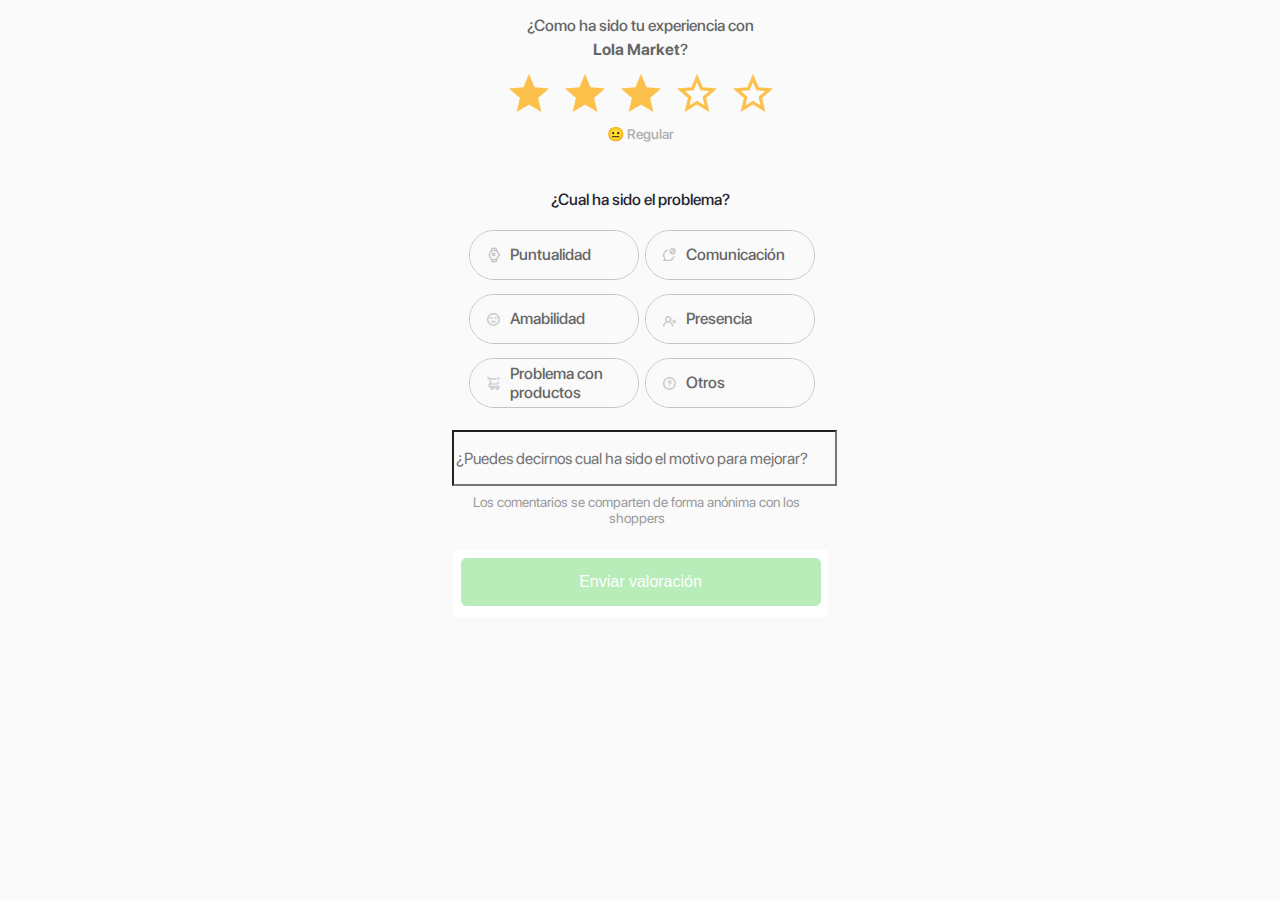
<file: regular.html>
<!DOCTYPE html>
<html>
    <head>
        <link href="./img/favicon.png" rel="shortcut icon"/>
        <meta charset="utf-8"/>
        <meta content="width=device-width, initial-scale=1.0, maximum-scale=1.0" name="viewport"/>
        <link href="./css/valorateButtonsTerrible.css" rel="stylesheet" type="text/css"/>
        <meta content="Launchpad by Anima" name="author">
        </meta>
    </head>
    <body style="margin: 0;
 background: rgba(250, 250, 250, 1.0);">
        <input id="anPageName" name="page" type="hidden" value="valoratebuttonsterrible"/>
        <div class="valoratebuttonsterrible">
            <div style="width: 375px; height: 100%; position:relative; margin:auto;    margin-top: -50px;">
                <div class="starsfeedback">
                    <div class="a5star" >
                        <a href="increible.html" target="_self">
                            <div class="icstarborder">
                                <div class="icon24px">
                                    <img src="./img/valorate--buttons--terrible-shape-2@2x.png" class="shape" src="[data-uri]"/>
                                </div>
                            </div>
                        </a> 
                    </div>
                    
                    <div class="a4star">
                        <a href="buena.html" target="_self">
                        <div class="icstarborder">
                            <div class="icon24px">
                                <img src="./img/valorate--buttons--terrible-shape-2@2x.png" class="shape" src="[data-uri]"/>
                            </div>
                        </div>
                        </a>
                    </div>
                    <div class="a3star">
                        <a href="regular.html" target="_self">
                            <div class="icstarborder">
                                    <div class="icon24px">
                                        <img src="./img/valorate--buttons--terrible-icstarborderblack24px.png" class="icstarborderblack24px" src="./img/valorate--buttons--terrible-icstarborderblack24px.png">
                                    </div>
                            </div>
                        </a>
                    </div>
                    <div class="a2star">
                        <a href="mala.html" target="_self">
                            <div class="icstarborder">
                                <div class="icon24px">
                                    <img src="./img/valorate--buttons--terrible-icstarborderblack24px.png" class="icstarborderblack24px" src="./img/valorate--buttons--terrible-icstarborderblack24px.png">
                                </div>
                            </div>
                        </a>
                    </div>
                    <div class="a1star">
                        <a href="terrible.html" target="_self">
                            <div class="terrible">
                                    <span class="span1">😐</span><span class="span2"> Regular</span>
                            </div>
                            <img src="./img/valorate--buttons--terrible-icstarborderblack24px.png" class="icstarborderblack24px" src="[data-uri]"/>
                        </a>
                    </div>
                </div>
                <div class="title">
                    <span class="span1">¿Como ha sido tu experiencia con<br /> </span><span class="span2">Lola Market</span><span class="span3">?</span>
                </div>
                <div class="title1">
                    ¿Cual ha sido el problema?
                </div>
                <div class="buttonsecondarydisabled" onclick="buttonsecondarydisabled()">
                    <div class="background" id="buttonsecondarydisabled-background">
                    </div>
                    <div class="base1">
                    </div>
                    <div class="puntualidad" id="buttonsecondarydisabled-puntualidad">
                        Puntualidad
                    </div>
                    <div class="a24timewatchcopy2">
                        <img src="./img/valorate--buttons--terrible-watch@2x.png" class="watch" src="[data-uri]"/>
                        <img src="./img/valorate--buttons--terrible-group@2x.png" class="group" src="[data-uri]"/>
                    </div>
                </div>

                <script>
                function buttonsecondarydisabled() {
                    var bg_color = document.getElementById("buttonsecondarydisabled-background").style.backgroundColor;

                    console.log(bg_color);
                    if(document.getElementById("buttonsecondarydisabled-background").style.backgroundColor != "rgb(252, 192, 75)"){

                        document.getElementById("buttonsecondarydisabled-background").style.backgroundColor = "#FCC04B";
                        document.getElementById("buttonsecondarydisabled-puntualidad").style.color = "#FFF";
                        document.getElementById("buttonlarge").style.opacity = 1;
                    }else{

                        document.getElementById("buttonsecondarydisabled-background").style.backgroundColor = "#FAFAFA";
                        document.getElementById("buttonsecondarydisabled-puntualidad").style.color = "#666";
                    }

                }
                </script>
                <div class="buttonsecondarydisabledcopy2" onclick="buttonsecondarydisabledcopy2()">
                    <div class="background" id="buttonsecondarydisabledcopy2-background">
                    </div>
                    <div class="base1">
                    </div>
                    <div class="puntualidad" id="buttonsecondarydisabledcopy2-puntualidad">
                        Amabilidad
                    </div>
                    <div class="a24timewatchcopy2">
                        <div class="background1">
                        </div>
                        <div class="sad2">
                            <div class="sad">
                                <img src="./img/valorate--buttons--terrible-shape-4@2x.png" class="shape" src="[data-uri]"/>
                            </div>
                        </div>
                    </div>
                    <script>
                        function buttonsecondarydisabledcopy2() {
                            var bg_color = document.getElementById("buttonsecondarydisabledcopy2-background").style.backgroundColor;
        
                            console.log(bg_color);
                            if(document.getElementById("buttonsecondarydisabledcopy2-background").style.backgroundColor != "rgb(252, 192, 75)"){
        
                                document.getElementById("buttonsecondarydisabledcopy2-background").style.backgroundColor = "#FCC04B";
                                document.getElementById("buttonsecondarydisabledcopy2-puntualidad").style.color = "#FFF";
                                document.getElementById("buttonlarge").style.opacity = 1;
                            }else{
        
                                document.getElementById("buttonsecondarydisabledcopy2-background").style.backgroundColor = "#FAFAFA";
                                document.getElementById("buttonsecondarydisabledcopy2-puntualidad").style.color = "#666";
                            }
        
                        }
                    </script>
                </div>
                <div class="buttonsecondarydisabledcopy3" onclick="buttonsecondarydisabledcopy3()">
                    <div class="background" id="buttonsecondarydisabledcopy3-background">
                    </div>
                    <div class="base1">
                    </div>
                    <div class="puntualidad" id="buttonsecondarydisabledcopy3-puntualidad">
                        Presencia
                    </div>
                    <div class="a24timewatchcopy2">
                        <div class="placeholder">
                        </div>
                        <div class="usertimes">
                            <img src="./img/valorate--buttons--terrible-shape-5@2x.png" class="shape" src="[data-uri]"/>
                        </div>
                    </div>
                    <script>
                        function buttonsecondarydisabledcopy3() {
                            var bg_color = document.getElementById("buttonsecondarydisabledcopy3-background").style.backgroundColor;
        
                            console.log(bg_color);
                            if(document.getElementById("buttonsecondarydisabledcopy3-background").style.backgroundColor != "rgb(252, 192, 75)"){
        
                                document.getElementById("buttonsecondarydisabledcopy3-background").style.backgroundColor = "#FCC04B";
                                document.getElementById("buttonsecondarydisabledcopy3-puntualidad").style.color = "#FFF";
                                document.getElementById("buttonlarge").style.opacity = 1;
                            }else{
        
                                document.getElementById("buttonsecondarydisabledcopy3-background").style.backgroundColor = "#FAFAFA";
                                document.getElementById("buttonsecondarydisabledcopy3-puntualidad").style.color = "#666";
                            }
        
                        }
                    </script>
                </div>
                <div class="buttonsecondarydisabledcopy5" onclick="buttonsecondarydisabledcopy5()">
                    <div class="background" id="buttonsecondarydisabledcopy5-background">
                    </div>
                    <div class="base1">
                    </div>
                    <div class="puntualidad" id="buttonsecondarydisabledcopy5-puntualidad">
                        Otros
                    </div>
                    <div class="a24timewatchcopy2">
                        <div class="background1">
                        </div>
                        <div class="questioncircle">
                            <img src="./img/valorate--buttons--terrible-shape-6@2x.png" class="shape" src="[data-uri]"/>
                        </div>
                    </div>

                    <script>
                        function buttonsecondarydisabledcopy5() {
                            var bg_color = document.getElementById("buttonsecondarydisabledcopy5-background").style.backgroundColor;
        
                            console.log(bg_color);
                            if(document.getElementById("buttonsecondarydisabledcopy5-background").style.backgroundColor != "rgb(252, 192, 75)"){
        
                                document.getElementById("buttonsecondarydisabledcopy5-background").style.backgroundColor = "#FCC04B";
                                document.getElementById("buttonsecondarydisabledcopy5-puntualidad").style.color = "#FFF";
                                document.getElementById("buttonlarge").style.opacity = 1;
                                document.getElementById("textfield").focus();
                                
                            }else{
        
                                document.getElementById("buttonsecondarydisabledcopy5-background").style.backgroundColor = "#FAFAFA";
                                document.getElementById("buttonsecondarydisabledcopy5-puntualidad").style.color = "#666";
                            }
        
                        }
                    </script>
                </div>
                <div class="buttonsecondarydisabledcopy4" onclick="buttonsecondarydisabledcopy4()">
                    <div class="background" id="buttonsecondarydisabledcopy4-background">
                    </div>
                    <div class="base1">
                    </div>
                    <div class="puntualidad" id="buttonsecondarydisabledcopy4-puntualidad">
                        Problema con productos
                    </div>
                    <div class="a24timewatchcopy2">
                        <div class="placeholder">
                        </div>
                        <div class="shoppingtrolley">
                            <img src="./img/valorate--buttons--terrible-combined-shape@2x.png" class="combinedshape" src="[data-uri]"/>
                        </div>
                        <img src="./img/valorate--buttons--terrible-path@2x.png" class="path" src="[data-uri]"/>
                    </div>

                    <script>
                        function buttonsecondarydisabledcopy4() {
                            var bg_color = document.getElementById("buttonsecondarydisabledcopy4-background").style.backgroundColor;
        
                            console.log(bg_color);
                            if(document.getElementById("buttonsecondarydisabledcopy4-background").style.backgroundColor != "rgb(252, 192, 75)"){
        
                                document.getElementById("buttonsecondarydisabledcopy4-background").style.backgroundColor = "#FCC04B";
                                document.getElementById("buttonsecondarydisabledcopy4-puntualidad").style.color = "#FFF";
                                document.getElementById("buttonlarge").style.opacity = 1;
                            }else{
        
                                document.getElementById("buttonsecondarydisabledcopy4-background").style.backgroundColor = "#FAFAFA";
                                document.getElementById("buttonsecondarydisabledcopy4-puntualidad").style.color = "#666";
                            }
        
                        }
                    </script>
                </div>
                <div class="buttonsecondarydisabledcopy" onclick="buttonsecondarydisabledcopy()">
                    <div class="background" id="buttonsecondarydisabledcopy-background">
                    </div>
                    <div class="base1">
                    </div>
                    <div class="puntualidad" id="buttonsecondarydisabledcopy-puntualidad">
                        Comunicación
                    </div>
                    <div class="a24timewatchcopy2">
                        <div class="background1">
                        </div>
                        <img src="./img/valorate--buttons--terrible-shape-7@2x.png" class="shape" src="[data-uri]"/>
                    </div>

                    <script>
                        function buttonsecondarydisabledcopy() {
                            var bg_color = document.getElementById("buttonsecondarydisabledcopy-background").style.backgroundColor;
        
                            console.log(bg_color);
                            if(document.getElementById("buttonsecondarydisabledcopy-background").style.backgroundColor != "rgb(252, 192, 75)"){
        
                                document.getElementById("buttonsecondarydisabledcopy-background").style.backgroundColor = "#FCC04B";
                                document.getElementById("buttonsecondarydisabledcopy-puntualidad").style.color = "#FFF";
                                document.getElementById("buttonlarge").style.opacity = 1;
                            }else{
        
                                document.getElementById("buttonsecondarydisabledcopy-background").style.backgroundColor = "#FAFAFA";
                                document.getElementById("buttonsecondarydisabledcopy-puntualidad").style.color = "#666";
                            }
        
                        }
                    </script>
                </div>
                <input class="comments"
                    placeholder="¿Puedes decirnos cual ha sido el motivo para mejorar?"
                    type="text" id="textfield" name="name"
                    minlength="4"
                    size="5">

                  
                <!-- <div class="comments">
                    <div class="input1linecopy">
                        <div class="base1">
                        </div>
                        <div class="a277puedesdecirnoscua">
                            ¿Puedes decirnos cual ha sido el motivo para que podamos seguir mejorando?
                        </div>
                        <div class="icannouncement">
                            <img src="./img/valorate--buttons--terrible-icannouncement@2x.png" class="icannouncement1" src="[data-uri]"/>
                        </div>
                        <img src="./img/valorate--buttons--terrible-separator.png" class="separator" src="[data-uri]"/>
                        <img src="./img/valorate--buttons--terrible-separator.png" class="separator1" src="[data-uri]"/>
                    </div>
                </div> -->
                <div class="loscomentariossec">
                    Los comentarios se comparten de forma anónima con los shoppers
                </div>
                <div class="base">
                </div>
                <div class="buttonlarge" id="buttonlarge" href="gracias.html">
                    <div class="ud83cudfa8format">
                        <div class="ud83cudfa8color">
                        </div>
                    </div>
                    <div class="ud83dudea6state">
                        <div class="color">
                        </div>
                    </div>
                    <div class="ud83dudd8btext">
                        <div class="ud83dudd8bcontent">
                            <a style="    color: white;" href="gracias.html">Enviar valoración</a>
                        </div>
                    </div>
                </div>
            </div>
        </div>
        <!-- Scripts -->
        <script>
            anima_isHidden = function(e) {
                if (!(e instanceof HTMLElement)) return !1;
                if (getComputedStyle(e).display == "none") return !0; else if (e.parentNode && anima_isHidden(e.parentNode)) return !0;
                return !1;
            };
            anima_loadAsyncSrcForTag = function(tag) {
                var elements = document.getElementsByTagName(tag);
                var toLoad = [];
                for (var i = 0; i < elements.length; i++) {
                    var e = elements[i];
                    var src = e.getAttribute("src");
                    var loaded = (src != undefined && src.length > 0 && src != '[data-uri]');
                    if (loaded) continue;
                    var asyncSrc = e.getAttribute("src");
                    if (asyncSrc == undefined || asyncSrc.length == 0) continue;
                    if (anima_isHidden(e)) continue;
                    toLoad.push(e);
                }
                toLoad.sort(function(a, b) {
                    return anima_getTop(a) - anima_getTop(b);
                });
                for (var i = 0; i < toLoad.length; i++) {
                    var e = toLoad[i];
                    var asyncSrc = e.getAttribute("src");
                    e.setAttribute("src", asyncSrc);
                }
            };
            anima_pauseHiddenVideos = function(tag) {
                var elements = document.getElementsByTagName("video");
                for (var i = 0; i < elements.length; i++) {
                    var e = elements[i];
                    var isPlaying = !!(e.currentTime > 0 && !e.paused && !e.ended && e.readyState > 2);
                    var isHidden = anima_isHidden(e);
                    if (!isPlaying && !isHidden && e.getAttribute("autoplay") == "autoplay") {
                        e.play();
                    } else if (isPlaying && isHidden) {
                        e.pause();
                    }
                }
            };
            anima_loadAsyncSrc = function(tag) {
                anima_loadAsyncSrcForTag("img");
                anima_loadAsyncSrcForTag("iframe");
                anima_loadAsyncSrcForTag("video");
                anima_pauseHiddenVideos();
            };
            var anima_getTop = function(e) {
                var top = 0;
                do {
                    top += e.offsetTop || 0;
                    e = e.offsetParent;
                } while (e);
                return top;
            };
            anima_loadAsyncSrc();
            anima_old_onResize = window.onresize;
            anima_new_onResize = undefined;
            anima_updateOnResize = function() {
                if (anima_new_onResize == undefined || window.onresize != anima_new_onResize) {
                    anima_new_onResize = function(x) {
                        if (anima_old_onResize != undefined) anima_old_onResize(x);
                        anima_loadAsyncSrc();
                    };
                    window.onresize = anima_new_onResize;
                    setTimeout(function() {
                        anima_updateOnResize();
                    }, 3000);
                }
            };
            anima_updateOnResize();
            setTimeout(function() {
                anima_loadAsyncSrc();
            }, 200);
        </script>
        <!-- End of Scripts -->
    </body>
</html>
</file>
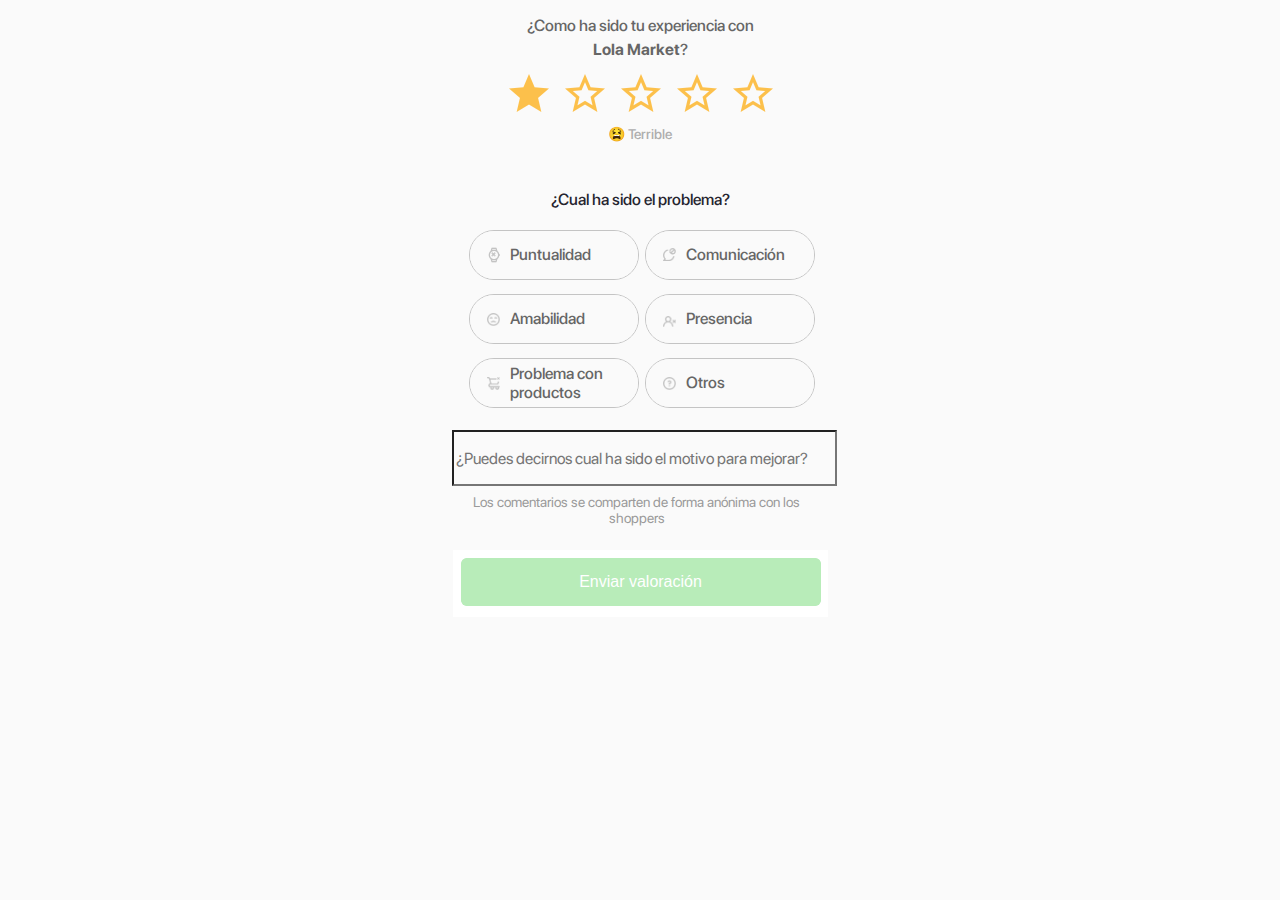
<file: terrible.html>
<!DOCTYPE html>
<html>
    <head>
        <link href="./img/favicon.png" rel="shortcut icon"/>
        <meta charset="utf-8"/>
        <meta content="width=device-width, initial-scale=1.0, maximum-scale=1.0" name="viewport"/>
        <link href="./css/valorateButtonsTerrible.css" rel="stylesheet" type="text/css"/>
        <meta content="Launchpad by Anima" name="author">
        </meta>
    </head>
    <body style="margin: 0;
 background: rgba(250, 250, 250, 1.0);">
        <input id="anPageName" name="page" type="hidden" value="valoratebuttonsterrible"/>
        <div class="valoratebuttonsterrible">
            <div style="width: 375px; height: 100%; position:relative; margin:auto;    margin-top: -50px;">
                <div class="starsfeedback">
                    <div class="a5star">
                            <a href="increible.html" target="_self">
                        <div class="icstarborder">
                            <div class="icon24px">
                                <img src="./img/valorate--buttons--terrible-shape-2@2x.png" class="shape" src="[data-uri]"/>
                            </div>
                        </div>
                        </a>
                    </div>
                    <div class="a4star">
                            <a href="buena.html" target="_self">
                        <div class="icstarborder">
                            <div class="icon24px">
                                <img src="./img/valorate--buttons--terrible-shape-2@2x.png" class="shape" src="[data-uri]"/>
                            </div>
                        </div>
                        </a>
                    </div>
                    <div class="a3star">

                            <a href="regular.html" target="_self">
                        <div class="icstarborder">
                            <div class="icon24px">
                                <img src="./img/valorate--buttons--terrible-shape-2@2x.png" class="shape" src="[data-uri]"/>
                            </div>
                        </div>
                        </a>
                    </div>
                    <div class="a2star">
                            <a href="mala.html" target="_self">
                        <div class="icstarborder">
                            <div class="icon24px">
                                <img src="./img/valorate--buttons--terrible-shape-2@2x.png" class="shape" src="[data-uri]"/>
                            </div>
                        </div>
                        </a>
                    </div>
                    <div class="a1star">
                        <a href="terrible.html" target="_self">
                            <div class="terrible">
                                <span class="span1">😫</span><span class="span2"> Terrible</span>
                            </div>
                            <img src="./img/valorate--buttons--terrible-icstarborderblack24px.png" class="icstarborderblack24px" src="[data-uri]"/>
                        </a>
                    </div>
                </div>
                <div class="title">
                    <span class="span1">¿Como ha sido tu experiencia con<br /> </span><span class="span2">Lola Market</span><span class="span3">?</span>
                </div>
                <div class="title1">
                    ¿Cual ha sido el problema?
                </div>
                <div class="buttonsecondarydisabled" onclick="buttonsecondarydisabled()">
                    <div class="background" id="buttonsecondarydisabled-background">
                    </div>
                    <div class="base1">
                    </div>
                    <div class="puntualidad" id="buttonsecondarydisabled-puntualidad">
                        Puntualidad
                    </div>
                    <div class="a24timewatchcopy2">
                        <img src="./img/valorate--buttons--terrible-watch@2x.png" class="watch" src="[data-uri]"/>
                        <img src="./img/valorate--buttons--terrible-group@2x.png" class="group" src="[data-uri]"/>
                    </div>
                </div>

                <script>
                function buttonsecondarydisabled() {
                    var bg_color = document.getElementById("buttonsecondarydisabled-background").style.backgroundColor;

                    console.log(bg_color);
                    if(document.getElementById("buttonsecondarydisabled-background").style.backgroundColor != "rgb(252, 192, 75)"){

                        document.getElementById("buttonsecondarydisabled-background").style.backgroundColor = "#FCC04B";
                        document.getElementById("buttonsecondarydisabled-puntualidad").style.color = "#FFF";
                        document.getElementById("buttonlarge").style.opacity = 1;
                    }else{

                        document.getElementById("buttonsecondarydisabled-background").style.backgroundColor = "#FAFAFA";
                        document.getElementById("buttonsecondarydisabled-puntualidad").style.color = "#666";
                    }

                }
                </script>
                <div class="buttonsecondarydisabledcopy2" onclick="buttonsecondarydisabledcopy2()">
                    <div class="background" id="buttonsecondarydisabledcopy2-background">
                    </div>
                    <div class="base1">
                    </div>
                    <div class="puntualidad" id="buttonsecondarydisabledcopy2-puntualidad">
                        Amabilidad
                    </div>
                    <div class="a24timewatchcopy2">
                        <div class="background1">
                        </div>
                        <div class="sad2">
                            <div class="sad">
                                <img src="./img/valorate--buttons--terrible-shape-4@2x.png" class="shape" src="[data-uri]"/>
                            </div>
                        </div>
                    </div>
                    <script>
                        function buttonsecondarydisabledcopy2() {
                            var bg_color = document.getElementById("buttonsecondarydisabledcopy2-background").style.backgroundColor;
        
                            console.log(bg_color);
                            if(document.getElementById("buttonsecondarydisabledcopy2-background").style.backgroundColor != "rgb(252, 192, 75)"){
        
                                document.getElementById("buttonsecondarydisabledcopy2-background").style.backgroundColor = "#FCC04B";
                                document.getElementById("buttonsecondarydisabledcopy2-puntualidad").style.color = "#FFF";
                                document.getElementById("buttonlarge").style.opacity = 1;
                            }else{
        
                                document.getElementById("buttonsecondarydisabledcopy2-background").style.backgroundColor = "#FAFAFA";
                                document.getElementById("buttonsecondarydisabledcopy2-puntualidad").style.color = "#666";
                            }
        
                        }
                    </script>
                </div>
                <div class="buttonsecondarydisabledcopy3" onclick="buttonsecondarydisabledcopy3()">
                    <div class="background" id="buttonsecondarydisabledcopy3-background">
                    </div>
                    <div class="base1">
                    </div>
                    <div class="puntualidad" id="buttonsecondarydisabledcopy3-puntualidad">
                        Presencia
                    </div>
                    <div class="a24timewatchcopy2">
                        <div class="placeholder">
                        </div>
                        <div class="usertimes">
                            <img src="./img/valorate--buttons--terrible-shape-5@2x.png" class="shape" src="[data-uri]"/>
                        </div>
                    </div>
                    <script>
                        function buttonsecondarydisabledcopy3() {
                            var bg_color = document.getElementById("buttonsecondarydisabledcopy3-background").style.backgroundColor;
        
                            console.log(bg_color);
                            if(document.getElementById("buttonsecondarydisabledcopy3-background").style.backgroundColor != "rgb(252, 192, 75)"){
        
                                document.getElementById("buttonsecondarydisabledcopy3-background").style.backgroundColor = "#FCC04B";
                                document.getElementById("buttonsecondarydisabledcopy3-puntualidad").style.color = "#FFF";
                                document.getElementById("buttonlarge").style.opacity = 1;
                            }else{
        
                                document.getElementById("buttonsecondarydisabledcopy3-background").style.backgroundColor = "#FAFAFA";
                                document.getElementById("buttonsecondarydisabledcopy3-puntualidad").style.color = "#666";
                            }
        
                        }
                    </script>
                </div>
                <div class="buttonsecondarydisabledcopy5" onclick="buttonsecondarydisabledcopy5()">
                    <div class="background" id="buttonsecondarydisabledcopy5-background">
                    </div>
                    <div class="base1">
                    </div>
                    <div class="puntualidad" id="buttonsecondarydisabledcopy5-puntualidad">
                        Otros
                    </div>
                    <div class="a24timewatchcopy2">
                        <div class="background1">
                        </div>
                        <div class="questioncircle">
                            <img src="./img/valorate--buttons--terrible-shape-6@2x.png" class="shape" src="[data-uri]"/>
                        </div>
                    </div>

                    <script>
                        function buttonsecondarydisabledcopy5() {
                            var bg_color = document.getElementById("buttonsecondarydisabledcopy5-background").style.backgroundColor;
        
                            console.log(bg_color);
                            if(document.getElementById("buttonsecondarydisabledcopy5-background").style.backgroundColor != "rgb(252, 192, 75)"){
        
                                document.getElementById("buttonsecondarydisabledcopy5-background").style.backgroundColor = "#FCC04B";
                                document.getElementById("buttonsecondarydisabledcopy5-puntualidad").style.color = "#FFF";
                                document.getElementById("buttonlarge").style.opacity = 1;
                                document.getElementById("textfield").focus();
                                
                            }else{
        
                                document.getElementById("buttonsecondarydisabledcopy5-background").style.backgroundColor = "#FAFAFA";
                                document.getElementById("buttonsecondarydisabledcopy5-puntualidad").style.color = "#666";
                            }
        
                        }
                    </script>
                </div>
                <div class="buttonsecondarydisabledcopy4" onclick="buttonsecondarydisabledcopy4()">
                    <div class="background" id="buttonsecondarydisabledcopy4-background">
                    </div>
                    <div class="base1">
                    </div>
                    <div class="puntualidad" id="buttonsecondarydisabledcopy4-puntualidad">
                        Problema con productos
                    </div>
                    <div class="a24timewatchcopy2">
                        <div class="placeholder">
                        </div>
                        <div class="shoppingtrolley">
                            <img src="./img/valorate--buttons--terrible-combined-shape@2x.png" class="combinedshape" src="[data-uri]"/>
                        </div>
                        <img src="./img/valorate--buttons--terrible-path@2x.png" class="path" src="[data-uri]"/>
                    </div>

                    <script>
                        function buttonsecondarydisabledcopy4() {
                            var bg_color = document.getElementById("buttonsecondarydisabledcopy4-background").style.backgroundColor;
        
                            console.log(bg_color);
                            if(document.getElementById("buttonsecondarydisabledcopy4-background").style.backgroundColor != "rgb(252, 192, 75)"){
        
                                document.getElementById("buttonsecondarydisabledcopy4-background").style.backgroundColor = "#FCC04B";
                                document.getElementById("buttonsecondarydisabledcopy4-puntualidad").style.color = "#FFF";
                                document.getElementById("buttonlarge").style.opacity = 1;
                            }else{
        
                                document.getElementById("buttonsecondarydisabledcopy4-background").style.backgroundColor = "#FAFAFA";
                                document.getElementById("buttonsecondarydisabledcopy4-puntualidad").style.color = "#666";
                            }
        
                        }
                    </script>
                </div>
                <div class="buttonsecondarydisabledcopy" onclick="buttonsecondarydisabledcopy()">
                    <div class="background" id="buttonsecondarydisabledcopy-background">
                    </div>
                    <div class="base1">
                    </div>
                    <div class="puntualidad" id="buttonsecondarydisabledcopy-puntualidad">
                        Comunicación
                    </div>
                    <div class="a24timewatchcopy2">
                        <div class="background1">
                        </div>
                        <img src="./img/valorate--buttons--terrible-shape-7@2x.png" class="shape" src="[data-uri]"/>
                    </div>

                    <script>
                        function buttonsecondarydisabledcopy() {
                            var bg_color = document.getElementById("buttonsecondarydisabledcopy-background").style.backgroundColor;
        
                            console.log(bg_color);
                            if(document.getElementById("buttonsecondarydisabledcopy-background").style.backgroundColor != "rgb(252, 192, 75)"){
        
                                document.getElementById("buttonsecondarydisabledcopy-background").style.backgroundColor = "#FCC04B";
                                document.getElementById("buttonsecondarydisabledcopy-puntualidad").style.color = "#FFF";
                                document.getElementById("buttonlarge").style.opacity = 1;
                            }else{
        
                                document.getElementById("buttonsecondarydisabledcopy-background").style.backgroundColor = "#FAFAFA";
                                document.getElementById("buttonsecondarydisabledcopy-puntualidad").style.color = "#666";
                            }
        
                        }
                    </script>
                </div>
                <input class="comments"
                    placeholder="¿Puedes decirnos cual ha sido el motivo para mejorar?"
                    type="text" id="textfield" name="name"
                    minlength="4"
                    size="5">

                  
                <!-- <div class="comments">
                    <div class="input1linecopy">
                        <div class="base1">
                        </div>
                        <div class="a277puedesdecirnoscua">
                            ¿Puedes decirnos cual ha sido el motivo para que podamos seguir mejorando?
                        </div>
                        <div class="icannouncement">
                            <img src="./img/valorate--buttons--terrible-icannouncement@2x.png" class="icannouncement1" src="[data-uri]"/>
                        </div>
                        <img src="./img/valorate--buttons--terrible-separator.png" class="separator" src="[data-uri]"/>
                        <img src="./img/valorate--buttons--terrible-separator.png" class="separator1" src="[data-uri]"/>
                    </div>
                </div> -->
                <div class="loscomentariossec">
                    Los comentarios se comparten de forma anónima con los shoppers
                </div>
                <div class="base">
                </div>
                <div class="buttonlarge" id="buttonlarge" href="gracias.html">
                    <div class="ud83cudfa8format">
                        <div class="ud83cudfa8color">
                        </div>
                    </div>
                    <div class="ud83dudea6state">
                        <div class="color">
                        </div>
                    </div>
                    <div class="ud83dudd8btext">
                        <div class="ud83dudd8bcontent">
                            <a style="    color: white;" href="gracias.html">Enviar valoración</a>
                        </div>
                    </div>
                </div>
            </div>
        </div>
        <!-- Scripts -->
        <script>
            anima_isHidden = function(e) {
                if (!(e instanceof HTMLElement)) return !1;
                if (getComputedStyle(e).display == "none") return !0; else if (e.parentNode && anima_isHidden(e.parentNode)) return !0;
                return !1;
            };
            anima_loadAsyncSrcForTag = function(tag) {
                var elements = document.getElementsByTagName(tag);
                var toLoad = [];
                for (var i = 0; i < elements.length; i++) {
                    var e = elements[i];
                    var src = e.getAttribute("src");
                    var loaded = (src != undefined && src.length > 0 && src != '[data-uri]');
                    if (loaded) continue;
                    var asyncSrc = e.getAttribute("src");
                    if (asyncSrc == undefined || asyncSrc.length == 0) continue;
                    if (anima_isHidden(e)) continue;
                    toLoad.push(e);
                }
                toLoad.sort(function(a, b) {
                    return anima_getTop(a) - anima_getTop(b);
                });
                for (var i = 0; i < toLoad.length; i++) {
                    var e = toLoad[i];
                    var asyncSrc = e.getAttribute("src");
                    e.setAttribute("src", asyncSrc);
                }
            };
            anima_pauseHiddenVideos = function(tag) {
                var elements = document.getElementsByTagName("video");
                for (var i = 0; i < elements.length; i++) {
                    var e = elements[i];
                    var isPlaying = !!(e.currentTime > 0 && !e.paused && !e.ended && e.readyState > 2);
                    var isHidden = anima_isHidden(e);
                    if (!isPlaying && !isHidden && e.getAttribute("autoplay") == "autoplay") {
                        e.play();
                    } else if (isPlaying && isHidden) {
                        e.pause();
                    }
                }
            };
            anima_loadAsyncSrc = function(tag) {
                anima_loadAsyncSrcForTag("img");
                anima_loadAsyncSrcForTag("iframe");
                anima_loadAsyncSrcForTag("video");
                anima_pauseHiddenVideos();
            };
            var anima_getTop = function(e) {
                var top = 0;
                do {
                    top += e.offsetTop || 0;
                    e = e.offsetParent;
                } while (e);
                return top;
            };
            anima_loadAsyncSrc();
            anima_old_onResize = window.onresize;
            anima_new_onResize = undefined;
            anima_updateOnResize = function() {
                if (anima_new_onResize == undefined || window.onresize != anima_new_onResize) {
                    anima_new_onResize = function(x) {
                        if (anima_old_onResize != undefined) anima_old_onResize(x);
                        anima_loadAsyncSrc();
                    };
                    window.onresize = anima_new_onResize;
                    setTimeout(function() {
                        anima_updateOnResize();
                    }, 3000);
                }
            };
            anima_updateOnResize();
            setTimeout(function() {
                anima_loadAsyncSrc();
            }, 200);
        </script>
        <!-- End of Scripts -->
    </body>
</html>
</file>
<file: css/valorateButtonsTerrible.css>
@font-face {
                          font-family: "SFProDisplay-Regular";
                          src: url('../fonts/SF-Pro-Display-Regular.otf') format("opentype");
                        }
                        @font-face {
                          font-family: "SFProDisplay-Medium";
                          src: url('../fonts/SF-Pro-Display-Medium.otf') format("opentype");
                        }
                        @font-face {
                          font-family: "SFProDisplay-Bold";
                          src: url('../fonts/SF-Pro-Display-Bold.otf') format("opentype");
                        }
                        @font-face {
                          font-family: "SFProText-Semibold";
                          src: url('../fonts/SF-Pro-Text-Semibold.otf') format("opentype");
                        }
                        @font-face {
                          font-family: "SFProText-Regular";
                          src: url('../fonts/SF-Pro-Text-Regular.otf') format("opentype");
                        }
                        
.valoratebuttonsterrible {
  width               : 100%;
  min-width           : 375px;
  height              : 100vh;
  min-height          : 667px;
  position            : relative;
  overflow            : hidden;
  margin              : 0px;
  -webkit-font-smoothing: antialiased;
  -moz-osx-font-smoothing: grayscale;
  background-color    : rgba(250, 250, 250, 1.0);
}
a {
  text-decoration     : none;
}
div {
  -webkit-text-size-adjust: none;
}
.anima-full-width-a {
  width               : 100%;
}
.anima-full-height-a {
  height              : 100%;
}
div {
  -webkit-text-size-adjust: none;
}
.valoratebuttonsterrible .starsfeedback {
  background-color    : rgba(255,255,255,0.0);
  top                 : 120px;
  height              : 88px;
  width               : 375px;
  position            : absolute;
  margin              : 0;
  left                : 0px;
  -ms-transform       : rotate(0deg); /* IE 9 */
  -webkit-transform   : rotate(0deg); /* Chrome, Safari, Opera */
  transform           : rotate(0deg);
}
.valoratebuttonsterrible .starsfeedback .a5star {
  background-color    : rgba(255,255,255,0.0);
  top                 : 0px;
  height              : 80px;
  position            : absolute;
  margin              : 0;
  left                : 0px;
  -ms-transform       : rotate(0deg); /* IE 9 */
  -webkit-transform   : rotate(0deg); /* Chrome, Safari, Opera */
  transform           : rotate(0deg);
  cursor: pointer;
}
.valoratebuttonsterrible .starsfeedback .a5star .icstarborder {
  background-color    : rgba(255,255,255,0.0);
  top                 : 0px;
  height              : 48px;
  width               : 48px;
  position            : relative;
  margin              : 0;
  left                : 276px;
  -ms-transform       : rotate(0deg); /* IE 9 */
  -webkit-transform   : rotate(0deg); /* Chrome, Safari, Opera */
  transform           : rotate(0deg);
}
.valoratebuttonsterrible .starsfeedback .a5star .icstarborder .icon24px {
  background-color    : rgba(255,255,255,0.0);
  top                 : 0px;
  height              : 48px;
  width               : 48px;
  position            : relative;
  margin              : 0;
  left                : 0px;
  -ms-transform       : rotate(0deg); /* IE 9 */
  -webkit-transform   : rotate(0deg); /* Chrome, Safari, Opera */
  transform           : rotate(0deg);
}
.valoratebuttonsterrible .starsfeedback .a5star .icstarborder .icon24px .bounds {
  background-color    : rgba(255,255,255,0.0);
  top                 : 0px;
  height              : 48px;
  width               : 48px;
  position            : absolute;
  margin              : 0;
  left                : 0px;
  -ms-transform       : rotate(0deg); /* IE 9 */
  -webkit-transform   : rotate(0deg); /* Chrome, Safari, Opera */
  transform           : rotate(0deg);
}
.valoratebuttonsterrible .starsfeedback .a5star .icstarborder .icon24px .shape {
  background-color    : rgba(255,255,255,0.0);
  top                 : 4px;
  height              : 38px;
  width               : 40px;
  position            : absolute;
  margin              : 0;
  left                : 4px;
  -ms-transform       : rotate(0deg); /* IE 9 */
  -webkit-transform   : rotate(0deg); /* Chrome, Safari, Opera */
  transform           : rotate(0deg);
}
.valoratebuttonsterrible .starsfeedback .a4star {
  background-color    : rgba(255,255,255,0.0);
  top                 : 0px;
  height              : 88px;
  position            : absolute;
  margin              : 0;
  left                : 0px;
  -ms-transform       : rotate(0deg); /* IE 9 */
  -webkit-transform   : rotate(0deg); /* Chrome, Safari, Opera */
  transform           : rotate(0deg);
  cursor: pointer;
}
.valoratebuttonsterrible .starsfeedback .a4star .icstarborder {
  background-color    : rgba(255,255,255,0.0);
  top                 : 0px;
  height              : 48px;
  width               : 48px;
  position            : relative;
  margin              : 0;
  left                : 220px;
  -ms-transform       : rotate(0deg); /* IE 9 */
  -webkit-transform   : rotate(0deg); /* Chrome, Safari, Opera */
  transform           : rotate(0deg);
}
.valoratebuttonsterrible .starsfeedback .a4star .icstarborder .icon24px {
  background-color    : rgba(255,255,255,0.0);
  top                 : 0px;
  height              : 48px;
  width               : 48px;
  position            : relative;
  margin              : 0;
  left                : 0px;
  -ms-transform       : rotate(0deg); /* IE 9 */
  -webkit-transform   : rotate(0deg); /* Chrome, Safari, Opera */
  transform           : rotate(0deg);
}
.valoratebuttonsterrible .starsfeedback .a4star .icstarborder .icon24px .bounds {
  background-color    : rgba(255,255,255,0.0);
  top                 : 0px;
  height              : 48px;
  width               : 48px;
  position            : absolute;
  margin              : 0;
  left                : 0px;
  -ms-transform       : rotate(0deg); /* IE 9 */
  -webkit-transform   : rotate(0deg); /* Chrome, Safari, Opera */
  transform           : rotate(0deg);
}
.valoratebuttonsterrible .starsfeedback .a4star .icstarborder .icon24px .shape {
  background-color    : rgba(255,255,255,0.0);
  top                 : 4px;
  height              : 38px;
  width               : 40px;
  position            : absolute;
  margin              : 0;
  left                : 4px;
  -ms-transform       : rotate(0deg); /* IE 9 */
  -webkit-transform   : rotate(0deg); /* Chrome, Safari, Opera */
  transform           : rotate(0deg);
}
.valoratebuttonsterrible .starsfeedback .a3star {
  background-color    : rgba(255,255,255,0.0);
  top                 : 0px;
  height              : 80px;
  position            : absolute;
  margin              : 0;
  left                : 0px;
  -ms-transform       : rotate(0deg); /* IE 9 */
  -webkit-transform   : rotate(0deg); /* Chrome, Safari, Opera */
  transform           : rotate(0deg);
  cursor: pointer;
}
.valoratebuttonsterrible .starsfeedback .a3star .icstarborder {
  background-color    : rgba(255,255,255,0.0);
  top                 : 0px;
  height              : 48px;
  width               : 48px;
  position            : relative;
  margin              : 0;
  left                : 164px;
  -ms-transform       : rotate(0deg); /* IE 9 */
  -webkit-transform   : rotate(0deg); /* Chrome, Safari, Opera */
  transform           : rotate(0deg);
}
.valoratebuttonsterrible .starsfeedback .a3star .icstarborder .icon24px {
  background-color    : rgba(255,255,255,0.0);
  top                 : 0px;
  height              : 48px;
  width               : 48px;
  position            : relative;
  margin              : 0;
  left                : 0px;
  -ms-transform       : rotate(0deg); /* IE 9 */
  -webkit-transform   : rotate(0deg); /* Chrome, Safari, Opera */
  transform           : rotate(0deg);
}
.valoratebuttonsterrible .starsfeedback .a3star .icstarborder .icon24px .bounds {
  background-color    : rgba(255,255,255,0.0);
  top                 : 0px;
  height              : 48px;
  width               : 48px;
  position            : absolute;
  margin              : 0;
  left                : 0px;
  -ms-transform       : rotate(0deg); /* IE 9 */
  -webkit-transform   : rotate(0deg); /* Chrome, Safari, Opera */
  transform           : rotate(0deg);
}
.valoratebuttonsterrible .starsfeedback .a3star .icstarborder .icon24px .shape {
  background-color    : rgba(255,255,255,0.0);
  top                 : 4px;
  height              : 38px;
  width               : 40px;
  position            : absolute;
  margin              : 0;
  left                : 4px;
  -ms-transform       : rotate(0deg); /* IE 9 */
  -webkit-transform   : rotate(0deg); /* Chrome, Safari, Opera */
  transform           : rotate(0deg);
}
.valoratebuttonsterrible .starsfeedback .a2star {
  background-color    : rgba(255,255,255,0.0);
  top                 : 0px;
  height              : 80px;
  position            : absolute;
  margin              : 0;
  left                : 0px;
  -ms-transform       : rotate(0deg); /* IE 9 */
  -webkit-transform   : rotate(0deg); /* Chrome, Safari, Opera */
  transform           : rotate(0deg);
  cursor: pointer;
}
.valoratebuttonsterrible .starsfeedback .a2star .icstarborder {
  background-color    : rgba(255,255,255,0.0);
  top                 : 0px;
  height              : 48px;
  width               : 48px;
  position            : relative;
  margin              : 0;
  left                : 108px;
  -ms-transform       : rotate(0deg); /* IE 9 */
  -webkit-transform   : rotate(0deg); /* Chrome, Safari, Opera */
  transform           : rotate(0deg);
}
.valoratebuttonsterrible .starsfeedback .a2star .icstarborder .icon24px {
  background-color    : rgba(255,255,255,0.0);
  top                 : 0px;
  height              : 48px;
  width               : 48px;
  position            : relative;
  margin              : 0;
  left                : 0px;
  -ms-transform       : rotate(0deg); /* IE 9 */
  -webkit-transform   : rotate(0deg); /* Chrome, Safari, Opera */
  transform           : rotate(0deg);
}
.valoratebuttonsterrible .starsfeedback .a2star .icstarborder .icon24px .bounds {
  background-color    : rgba(255,255,255,0.0);
  top                 : 0px;
  height              : 48px;
  width               : 48px;
  position            : absolute;
  margin              : 0;
  left                : 0px;
  -ms-transform       : rotate(0deg); /* IE 9 */
  -webkit-transform   : rotate(0deg); /* Chrome, Safari, Opera */
  transform           : rotate(0deg);
}
.valoratebuttonsterrible .starsfeedback .a2star .icstarborder .icon24px .shape {
  background-color    : rgba(255,255,255,0.0);
  top                 : 4px;
  height              : 38px;
  width               : 40px;
  position            : absolute;
  margin              : 0;
  left                : 4px;
  -ms-transform       : rotate(0deg); /* IE 9 */
  -webkit-transform   : rotate(0deg); /* Chrome, Safari, Opera */
  transform           : rotate(0deg);
}
.valoratebuttonsterrible .starsfeedback .a1star {
  background-color    : rgba(255,255,255,0.0);
  top                 : 0px;
  height              : 80px;
  position            : absolute;
  margin              : 0;
  left                : 0px;
  -ms-transform       : rotate(0deg); /* IE 9 */
  -webkit-transform   : rotate(0deg); /* Chrome, Safari, Opera */
  transform           : rotate(0deg);
  cursor: pointer;
}
.valoratebuttonsterrible .starsfeedback .a1star .terrible {
  background-color    : rgba(255,255,255,0.0);
  top                 : 56px;
  height              : auto;
  width               : 377px;
  position            : absolute;
  margin              : 0;
  left                : -1px;
  -ms-transform       : rotate(0deg); /* IE 9 */
  -webkit-transform   : rotate(0deg); /* Chrome, Safari, Opera */
  transform           : rotate(0deg);
  font-family         : "SFProDisplay-Regular", Helvetica, Arial, serif;
  font-size           : 14.0px;
  color               : rgba(174, 174, 174, 1.0);
  text-align          : center;
  line-height         : 16.0px;
}
.valoratebuttonsterrible .starsfeedback .a1star .terrible .span1 {
  
}
.valoratebuttonsterrible .starsfeedback .a1star .terrible .span2 {
  font-family         : "SFProDisplay-Medium", Helvetica, Arial, serif;
}
.valoratebuttonsterrible .starsfeedback .a1star .icstarborderblack24px {
  background-color    : rgba(255,255,255,0.0);
  top                 : 0px;
  height              : 48px;
  width               : 48px;
  position            : absolute;
  margin              : 0;
  left                : 52px;
  -ms-transform       : rotate(0deg); /* IE 9 */
  -webkit-transform   : rotate(0deg); /* Chrome, Safari, Opera */
  transform           : rotate(0deg);
}
.valoratebuttonsterrible .title {
  background-color    : rgba(255,255,255,0.0);
  top                 : 64px;
  height              : auto;
  width               : 314px;
  position            : absolute;
  margin              : 0;
  left                : 31px;
  -ms-transform       : rotate(0deg); /* IE 9 */
  -webkit-transform   : rotate(0deg); /* Chrome, Safari, Opera */
  transform           : rotate(0deg);
  font-family         : "SFProDisplay-Medium", Helvetica, Arial, serif;
  font-size           : 16.0px;
  color               : rgba(102, 102, 102, 1.0);
  text-align          : center;
  line-height         : 24.0px;
}
.valoratebuttonsterrible .title .span1 {
  
}
.valoratebuttonsterrible .title .span2 {
  font-family         : "SFProDisplay-Bold", Helvetica, Arial, serif;
}
.valoratebuttonsterrible .title .span3 {
  
}
.valoratebuttonsterrible .title1 {
  background-color    : rgba(255,255,255,0.0);
  top                 : 240px;
  height              : auto;
  width               : 314px;
  position            : absolute;
  margin              : 0;
  left                : 31px;
  -ms-transform       : rotate(0deg); /* IE 9 */
  -webkit-transform   : rotate(0deg); /* Chrome, Safari, Opera */
  transform           : rotate(0deg);
  font-family         : "SFProDisplay-Medium", Helvetica, Arial, serif;
  font-size           : 16.0px;
  color               : rgba(37, 36, 47, 1.0);
  text-align          : center;
  line-height         : 19.0px;
}
.valoratebuttonsterrible .buttonsecondarydisabled {
  background-color    : rgba(255,255,255,0.0);
  top                 : 280px;
  height              : 48px;
  width               : 168px;
  position            : absolute;
  margin              : 0;
  left                : 16px;
  overflow            : hidden;
  -ms-transform       : rotate(0deg); /* IE 9 */
  -webkit-transform   : rotate(0deg); /* Chrome, Safari, Opera */
  transform           : rotate(0deg);
  border: 1px solid #c4c4c4;
  cursor: pointer;
  border-radius: 50px;
}

.valoratebuttonsterrible .buttonsecondarydisabled .background {
  background-color    : #FAFAFA;
  top                 : 0px;
  height              : 48px;
  width               : 168px;
  position            : absolute;
  margin              : 0;
  left                : 0px;
  -ms-transform       : rotate(0deg); /* IE 9 */
  -webkit-transform   : rotate(0deg); /* Chrome, Safari, Opera */
  transform           : rotate(0deg);
}
.valoratebuttonsterrible .buttonsecondarydisabled .base1 {
  background-color    : rgba(255,255,255,0.0);
  top                 : -1px;
  height              : 49px;
  box-sizing          : border-box;
  width               : 168px;
  position            : absolute;
  margin              : 0;
  left                : 0px;
  border-radius       : 24px;
  border-style        : solid;
  border-width        : 0px;
  border-color        : rgba(102, 102, 102, 1.0);
  -ms-transform       : rotate(0deg); /* IE 9 */
  -webkit-transform   : rotate(0deg); /* Chrome, Safari, Opera */
  transform           : rotate(0deg);
}
.valoratebuttonsterrible .buttonsecondarydisabled .puntualidad {
  background-color    : rgba(255,255,255,0.0);
  top: 14px;
  height              : auto;
  width               : 130px;
  position            : absolute;
  margin              : 0;
  left                : 40px;
  -ms-transform       : rotate(0deg); /* IE 9 */
  -webkit-transform   : rotate(0deg); /* Chrome, Safari, Opera */
  transform           : rotate(0deg);
  font-family         : "SFProDisplay-Medium", Helvetica, Arial, serif;
  font-size           : 16.0px;
  color               : rgba(102, 102, 102, 1.0);
  text-align          : left;
  line-height         : 19.0px;
}
.valoratebuttonsterrible .buttonsecondarydisabled .a24timewatchcopy2 {
  background-color    : rgba(255,255,255,0.0);
  top                 : 16px;
  height              : 16px;
  width               : 16px;
  position            : absolute;
  margin              : 0;
  left                : 16px;
  -ms-transform       : rotate(0deg); /* IE 9 */
  -webkit-transform   : rotate(0deg); /* Chrome, Safari, Opera */
  transform           : rotate(0deg);
}
.valoratebuttonsterrible .buttonsecondarydisabled .a24timewatchcopy2 .watch {
  background-color    : rgba(255,255,255,0.0);
  top                 : 0px;
  height              : 16px;
  width               : 16px;
  position            : absolute;
  margin              : 0;
  left                : 0px;
  -ms-transform       : rotate(0deg); /* IE 9 */
  -webkit-transform   : rotate(0deg); /* Chrome, Safari, Opera */
  transform           : rotate(0deg);
}
.valoratebuttonsterrible .buttonsecondarydisabled .a24timewatchcopy2 .group {
  background-color    : rgba(255,255,255,0.0);
  top                 : 5px;
  height              : 5px;
  width               : 5px;
  position            : absolute;
  margin              : 0;
  left                : 5px;
  -ms-transform       : rotate(-315deg); /* IE 9 */
  -webkit-transform   : rotate(-315deg); /* Chrome, Safari, Opera */
  transform           : rotate(-315deg);
}
.valoratebuttonsterrible .buttonsecondarydisabledcopy2 {
  background-color    : rgba(255,255,255,0.0);
  top                 : 344px;
  height              : 48px;
  width               : 168px;
  position            : absolute;
  margin              : 0;
  left                : 16px;
  overflow            : hidden;
  -ms-transform       : rotate(0deg); /* IE 9 */
  -webkit-transform   : rotate(0deg); /* Chrome, Safari, Opera */
  transform           : rotate(0deg);
  border: 1px solid #c4c4c4;
  border-radius: 50px;
  cursor: pointer;
}
.valoratebuttonsterrible .buttonsecondarydisabledcopy2 .background {
  background-color    : #FAFAFA;
  top                 : 0px;
  height              : 48px;
  width               : 168px;
  position            : absolute;
  margin              : 0;
  left                : 0px;
  -ms-transform       : rotate(0deg); /* IE 9 */
  -webkit-transform   : rotate(0deg); /* Chrome, Safari, Opera */
  transform           : rotate(0deg);
}
.valoratebuttonsterrible .buttonsecondarydisabledcopy2 .base1 {
  background-color    : rgba(255,255,255,0.0);
  top                 : -1px;
  height              : 49px;
  box-sizing          : border-box;
  width               : 168px;
  position            : absolute;
  margin              : 0;
  left                : 0px;
  border-radius       : 24px;
  border-style        : solid;
  border-width        : 0px;
  border-color        : rgba(102, 102, 102, 1.0);
  -ms-transform       : rotate(0deg); /* IE 9 */
  -webkit-transform   : rotate(0deg); /* Chrome, Safari, Opera */
  transform           : rotate(0deg);
}
.valoratebuttonsterrible .buttonsecondarydisabledcopy2 .puntualidad {
  background-color    : rgba(255,255,255,0.0);
  top: 14px;
  height              : auto;
  width               : 130px;
  position            : absolute;
  margin              : 0;
  left                : 40px;
  -ms-transform       : rotate(0deg); /* IE 9 */
  -webkit-transform   : rotate(0deg); /* Chrome, Safari, Opera */
  transform           : rotate(0deg);
  font-family         : "SFProDisplay-Medium", Helvetica, Arial, serif;
  font-size           : 16.0px;
  color               : rgba(102, 102, 102, 1.0);
  text-align          : left;
  line-height         : 19.0px;
}
.valoratebuttonsterrible .buttonsecondarydisabledcopy2 .a24timewatchcopy2 {
  background-color    : rgba(255,255,255,0.0);
  top                 : 16px;
  height              : 16px;
  width               : 16px;
  position            : absolute;
  margin              : 0;
  left                : 16px;
  overflow            : hidden;
  -ms-transform       : rotate(0deg); /* IE 9 */
  -webkit-transform   : rotate(0deg); /* Chrome, Safari, Opera */
  transform           : rotate(0deg);
}
.valoratebuttonsterrible .buttonsecondarydisabledcopy2 .a24timewatchcopy2 .background1 {
  background-color    : #FAFAFA;
  top                 : 0px;
  height              : 16px;
  width               : 16px;
  position            : absolute;
  margin              : 0;
  left                : 0px;
  -ms-transform       : rotate(0deg); /* IE 9 */
  -webkit-transform   : rotate(0deg); /* Chrome, Safari, Opera */
  transform           : rotate(0deg);
}
.valoratebuttonsterrible .buttonsecondarydisabledcopy2 .a24timewatchcopy2 .sad2 {
  background-color    : rgba(255,255,255,0.0);
  top                 : 1px;
  height              : 13px;
  width               : 13px;
  position            : absolute;
  margin              : 0;
  left                : 1px;
  -ms-transform       : rotate(0deg); /* IE 9 */
  -webkit-transform   : rotate(0deg); /* Chrome, Safari, Opera */
  transform           : rotate(0deg);
}
.valoratebuttonsterrible .buttonsecondarydisabledcopy2 .a24timewatchcopy2 .sad2 .sad {
  background-color    : rgba(255,255,255,0.0);
  top                 : 0px;
  height              : 13px;
  width               : 13px;
  position            : relative;
  margin              : 0;
  left                : 0px;
  -ms-transform       : rotate(0deg); /* IE 9 */
  -webkit-transform   : rotate(0deg); /* Chrome, Safari, Opera */
  transform           : rotate(0deg);
}
.valoratebuttonsterrible .buttonsecondarydisabledcopy2 .a24timewatchcopy2 .sad2 .sad .shape {
  background-color    : rgba(255,255,255,0.0);
  top                 : 0px;
  height              : 13px;
  width               : 13px;
  position            : relative;
  margin              : 0;
  left                : 0px;
  -ms-transform       : rotate(0deg); /* IE 9 */
  -webkit-transform   : rotate(0deg); /* Chrome, Safari, Opera */
  transform           : rotate(0deg);
}
.valoratebuttonsterrible .buttonsecondarydisabledcopy3 {
  background-color    : rgba(255,255,255,0.0);
  top                 : 344px;
  height              : 48px;
  width               : 168px;
  position            : absolute;
  margin              : 0;
  left                : 192px;
  overflow            : hidden;
  -ms-transform       : rotate(0deg); /* IE 9 */
  -webkit-transform   : rotate(0deg); /* Chrome, Safari, Opera */
  transform           : rotate(0deg);
  border: 1px solid #c4c4c4;
  border-radius: 50px;
  cursor: pointer;
}
.valoratebuttonsterrible .buttonsecondarydisabledcopy3 .background {
  background-color    : #FAFAFA;
  top                 : 0px;
  height              : 48px;
  width               : 168px;
  position            : absolute;
  margin              : 0;
  left                : 0px;
  -ms-transform       : rotate(0deg); /* IE 9 */
  -webkit-transform   : rotate(0deg); /* Chrome, Safari, Opera */
  transform           : rotate(0deg);
}
.valoratebuttonsterrible .buttonsecondarydisabledcopy3 .base1 {
  background-color    : rgba(255,255,255,0.0);
  top                 : -1px;
  height              : 49px;
  box-sizing          : border-box;
  width               : 168px;
  position            : absolute;
  margin              : 0;
  left                : 0px;
  border-radius       : 24px;
  border-style        : solid;
  border-width        : 0px;
  border-color        : rgba(102, 102, 102, 1.0);
  -ms-transform       : rotate(0deg); /* IE 9 */
  -webkit-transform   : rotate(0deg); /* Chrome, Safari, Opera */
  transform           : rotate(0deg);
}
.valoratebuttonsterrible .buttonsecondarydisabledcopy3 .puntualidad {
  background-color    : rgba(255,255,255,0.0);
  top: 14px;
  height              : auto;
  width               : 130px;
  position            : absolute;
  margin              : 0;
  left                : 40px;
  -ms-transform       : rotate(0deg); /* IE 9 */
  -webkit-transform   : rotate(0deg); /* Chrome, Safari, Opera */
  transform           : rotate(0deg);
  font-family         : "SFProDisplay-Medium", Helvetica, Arial, serif;
  font-size           : 16.0px;
  color               : rgba(102, 102, 102, 1.0);
  text-align          : left;
  line-height         : 19.0px;
}
.valoratebuttonsterrible .buttonsecondarydisabledcopy3 .a24timewatchcopy2 {
  background-color    : rgba(255,255,255,0.0);
  top                 : 16px;
  height              : 16px;
  width               : 16px;
  position            : absolute;
  margin              : 0;
  left                : 16px;
  -ms-transform       : rotate(0deg); /* IE 9 */
  -webkit-transform   : rotate(0deg); /* Chrome, Safari, Opera */
  transform           : rotate(0deg);
}
.valoratebuttonsterrible .buttonsecondarydisabledcopy3 .a24timewatchcopy2 .placeholder {
  background-color    : rgba(255,255,255,0.0);
  top                 : 0px;
  height              : 16px;
  width               : 16px;
  position            : absolute;
  margin              : 0;
  left                : 0px;
  -ms-transform       : rotate(0deg); /* IE 9 */
  -webkit-transform   : rotate(0deg); /* Chrome, Safari, Opera */
  transform           : rotate(0deg);
}
.valoratebuttonsterrible .buttonsecondarydisabledcopy3 .a24timewatchcopy2 .usertimes {
  background-color    : rgba(255,255,255,0.0);
  top                 : 2px;
  height              : 12px;
  width               : 14px;
  position            : absolute;
  margin              : 0;
  left                : 1px;
  -ms-transform       : rotate(0deg); /* IE 9 */
  -webkit-transform   : rotate(0deg); /* Chrome, Safari, Opera */
  transform           : rotate(0deg);
}
.valoratebuttonsterrible .buttonsecondarydisabledcopy3 .a24timewatchcopy2 .usertimes .shape {
  background-color    : rgba(255,255,255,0.0);
  top                 : 0px;
  height              : 11px;
  width               : 13px;
  position            : relative;
  margin              : 0;
  left                : 0px;
  -ms-transform       : rotate(0deg); /* IE 9 */
  -webkit-transform   : rotate(0deg); /* Chrome, Safari, Opera */
  transform           : rotate(0deg);
}
.valoratebuttonsterrible .buttonsecondarydisabledcopy5 {
  background-color    : rgba(255,255,255,0.0);
  top                 : 408px;
  height              : 48px;
  width               : 168px;
  position            : absolute;
  margin              : 0;
  left                : 192px;
  overflow            : hidden;
  -ms-transform       : rotate(0deg); /* IE 9 */
  -webkit-transform   : rotate(0deg); /* Chrome, Safari, Opera */
  transform           : rotate(0deg);
  border: 1px solid #c4c4c4;
  border-radius: 50px;
  cursor: pointer;
}
.valoratebuttonsterrible .buttonsecondarydisabledcopy5 .background {
  background-color    : #FAFAFA;
  top                 : 0px;
  height              : 48px;
  width               : 168px;
  position            : absolute;
  margin              : 0;
  left                : 0px;
  -ms-transform       : rotate(0deg); /* IE 9 */
  -webkit-transform   : rotate(0deg); /* Chrome, Safari, Opera */
  transform           : rotate(0deg);
}
.valoratebuttonsterrible .buttonsecondarydisabledcopy5 .base1 {
  background-color    : rgba(255,255,255,0.0);
  top                 : -1px;
  height              : 49px;
  box-sizing          : border-box;
  width               : 168px;
  position            : absolute;
  margin              : 0;
  left                : 0px;
  border-radius       : 24px;
  border-style        : solid;
  border-width        : 0px;
  border-color        : rgba(102, 102, 102, 1.0);
  -ms-transform       : rotate(0deg); /* IE 9 */
  -webkit-transform   : rotate(0deg); /* Chrome, Safari, Opera */
  transform           : rotate(0deg);
}
.valoratebuttonsterrible .buttonsecondarydisabledcopy5 .puntualidad {
  background-color    : rgba(255,255,255,0.0);
  top: 14px;
  height              : auto;
  width               : 130px;
  position            : absolute;
  margin              : 0;
  left                : 40px;
  -ms-transform       : rotate(0deg); /* IE 9 */
  -webkit-transform   : rotate(0deg); /* Chrome, Safari, Opera */
  transform           : rotate(0deg);
  font-family         : "SFProDisplay-Medium", Helvetica, Arial, serif;
  font-size           : 16.0px;
  color               : rgba(102, 102, 102, 1.0);
  text-align          : left;
  line-height         : 19.0px;
}
.valoratebuttonsterrible .buttonsecondarydisabledcopy5 .a24timewatchcopy2 {
  background-color    : rgba(255,255,255,0.0);
  top                 : 16px;
  height              : 16px;
  width               : 16px;
  position            : absolute;
  margin              : 0;
  left                : 16px;
  overflow            : hidden;
  -ms-transform       : rotate(0deg); /* IE 9 */
  -webkit-transform   : rotate(0deg); /* Chrome, Safari, Opera */
  transform           : rotate(0deg);
}
.valoratebuttonsterrible .buttonsecondarydisabledcopy5 .a24timewatchcopy2 .background1 {
  background-color    : #FAFAFA;
  top                 : 0px;
  height              : 16px;
  width               : 16px;
  position            : absolute;
  margin              : 0;
  left                : 0px;
  -ms-transform       : rotate(0deg); /* IE 9 */
  -webkit-transform   : rotate(0deg); /* Chrome, Safari, Opera */
  transform           : rotate(0deg);
}
.valoratebuttonsterrible .buttonsecondarydisabledcopy5 .a24timewatchcopy2 .questioncircle {
  background-color    : rgba(255,255,255,0.0);
  top                 : 1px;
  height              : 13px;
  width               : 13px;
  position            : absolute;
  margin              : 0;
  left                : 1px;
  -ms-transform       : rotate(0deg); /* IE 9 */
  -webkit-transform   : rotate(0deg); /* Chrome, Safari, Opera */
  transform           : rotate(0deg);
}
.valoratebuttonsterrible .buttonsecondarydisabledcopy5 .a24timewatchcopy2 .questioncircle .shape {
  background-color    : rgba(255,255,255,0.0);
  top                 : 0px;
  height              : 13px;
  width               : 13px;
  position            : relative;
  margin              : 0;
  left                : 0px;
  -ms-transform       : rotate(0deg); /* IE 9 */
  -webkit-transform   : rotate(0deg); /* Chrome, Safari, Opera */
  transform           : rotate(0deg);
}
.valoratebuttonsterrible .buttonsecondarydisabledcopy4 {
  background-color    : rgba(255,255,255,0.0);
  top                 : 408px;
  height              : 48px;
  width               : 168px;
  position            : absolute;
  margin              : 0;
  left                : 16px;
  overflow            : hidden;
  -ms-transform       : rotate(0deg); /* IE 9 */
  -webkit-transform   : rotate(0deg); /* Chrome, Safari, Opera */
  transform           : rotate(0deg);
  border: 1px solid #c4c4c4;
  border-radius: 50px;
  cursor: pointer;
}
.valoratebuttonsterrible .buttonsecondarydisabledcopy4 .background {
  background-color    : #FAFAFA;
  top                 : 0px;
  height              : 48px;
  width               : 168px;
  position            : absolute;
  margin              : 0;
  left                : 0px;
  -ms-transform       : rotate(0deg); /* IE 9 */
  -webkit-transform   : rotate(0deg); /* Chrome, Safari, Opera */
  transform           : rotate(0deg);
}
.valoratebuttonsterrible .buttonsecondarydisabledcopy4 .base1 {
  background-color    : rgba(255,255,255,0.0);
  top                 : -1px;
  height              : 49px;
  box-sizing          : border-box;
  width               : 168px;
  position            : absolute;
  margin              : 0;
  left                : 0px;
  border-radius       : 24px;
  border-style        : solid;
  border-width        : 0px;
  border-color        : rgba(102, 102, 102, 1.0);
  -ms-transform       : rotate(0deg); /* IE 9 */
  -webkit-transform   : rotate(0deg); /* Chrome, Safari, Opera */
  transform           : rotate(0deg);
}
.valoratebuttonsterrible .buttonsecondarydisabledcopy4 .puntualidad {
  background-color    : rgba(255,255,255,0.0);
  top: 5px;
  height              : auto;
  width               : 130px;
  position            : absolute;
  margin              : 0;
  left                : 40px;
  -ms-transform       : rotate(0deg); /* IE 9 */
  -webkit-transform   : rotate(0deg); /* Chrome, Safari, Opera */
  transform           : rotate(0deg);
  font-family         : "SFProDisplay-Medium", Helvetica, Arial, serif;
  font-size           : 16.0px;
  color               : rgba(102, 102, 102, 1.0);
  text-align          : left;
  line-height         : 19.0px;
}
.valoratebuttonsterrible .buttonsecondarydisabledcopy4 .a24timewatchcopy2 {
  background-color    : rgba(255,255,255,0.0);
  top                 : 16px;
  height              : 16px;
  width               : 16px;
  position            : absolute;
  margin              : 0;
  left                : 16px;
  -ms-transform       : rotate(0deg); /* IE 9 */
  -webkit-transform   : rotate(0deg); /* Chrome, Safari, Opera */
  transform           : rotate(0deg);
}
.valoratebuttonsterrible .buttonsecondarydisabledcopy4 .a24timewatchcopy2 .placeholder {
  background-color    : rgba(255,255,255,0.0);
  top                 : 0px;
  height              : 16px;
  width               : 16px;
  position            : absolute;
  margin              : 0;
  left                : 0px;
  -ms-transform       : rotate(0deg); /* IE 9 */
  -webkit-transform   : rotate(0deg); /* Chrome, Safari, Opera */
  transform           : rotate(0deg);
}
.valoratebuttonsterrible .buttonsecondarydisabledcopy4 .a24timewatchcopy2 .shoppingtrolley {
  background-color    : rgba(255,255,255,0.0);
  top                 : 1px;
  height              : 14px;
  width               : 13px;
  position            : absolute;
  margin              : 0;
  left                : 1px;
  -ms-transform       : rotate(0deg); /* IE 9 */
  -webkit-transform   : rotate(0deg); /* Chrome, Safari, Opera */
  transform           : rotate(0deg);
}
.valoratebuttonsterrible .buttonsecondarydisabledcopy4 .a24timewatchcopy2 .shoppingtrolley .combinedshape {
  background-color    : rgba(255,255,255,0.0);
  top                 : 0px;
  height              : 13px;
  width               : 13px;
  position            : relative;
  margin              : 0;
  left                : 0px;
  -ms-transform       : rotate(0deg); /* IE 9 */
  -webkit-transform   : rotate(0deg); /* Chrome, Safari, Opera */
  transform           : rotate(0deg);
}
.valoratebuttonsterrible .buttonsecondarydisabledcopy4 .a24timewatchcopy2 .path {
  background-color    : rgba(255,255,255,0.0);
  top                 : 2px;
  height              : 3px;
  width               : 3px;
  position            : absolute;
  margin              : 0;
  left                : 11px;
  -ms-transform       : rotate(0deg); /* IE 9 */
  -webkit-transform   : rotate(0deg); /* Chrome, Safari, Opera */
  transform           : rotate(0deg);
}
.valoratebuttonsterrible .buttonsecondarydisabledcopy {
  background-color    : rgba(255,255,255,0.0);
  top                 : 280px;
  height              : 48px;
  width               : 168px;
  position            : absolute;
  margin              : 0;
  left                : 192px;
  overflow            : hidden;
  -ms-transform       : rotate(0deg); /* IE 9 */
  -webkit-transform   : rotate(0deg); /* Chrome, Safari, Opera */
  transform           : rotate(0deg);
  border: 1px solid #c4c4c4;
  border-radius: 50px;
  cursor: pointer;
}
.valoratebuttonsterrible .buttonsecondarydisabledcopy .background {
  background-color    : #FAFAFA;
  top                 : 0px;
  height              : 48px;
  width               : 168px;
  position            : absolute;
  margin              : 0;
  left                : 0px;
  -ms-transform       : rotate(0deg); /* IE 9 */
  -webkit-transform   : rotate(0deg); /* Chrome, Safari, Opera */
  transform           : rotate(0deg);
}
.valoratebuttonsterrible .buttonsecondarydisabledcopy .base1 {
  background-color    : rgba(255,255,255,0.0);
  top                 : -1px;
  height              : 49px;
  box-sizing          : border-box;
  width               : 168px;
  position            : absolute;
  margin              : 0;
  left                : 0px;
  border-radius       : 24px;
  border-style        : solid;
  border-width        : 0px;
  border-color        : rgba(102, 102, 102, 1.0);
  -ms-transform       : rotate(0deg); /* IE 9 */
  -webkit-transform   : rotate(0deg); /* Chrome, Safari, Opera */
  transform           : rotate(0deg);
}
.valoratebuttonsterrible .buttonsecondarydisabledcopy .puntualidad {
  background-color    : rgba(255,255,255,0.0);
  top: 14px;
  height              : auto;
  width               : 130px;
  position            : absolute;
  margin              : 0;
  left                : 40px;
  -ms-transform       : rotate(0deg); /* IE 9 */
  -webkit-transform   : rotate(0deg); /* Chrome, Safari, Opera */
  transform           : rotate(0deg);
  font-family         : "SFProDisplay-Medium", Helvetica, Arial, serif;
  font-size           : 16.0px;
  color               : rgba(102, 102, 102, 1.0);
  text-align          : left;
  line-height         : 19.0px;
}
.valoratebuttonsterrible .buttonsecondarydisabledcopy .a24timewatchcopy2 {
  background-color    : rgba(255,255,255,0.0);
  top                 : 16px;
  height              : 16px;
  width               : 16px;
  position            : absolute;
  margin              : 0;
  left                : 16px;
  overflow            : hidden;
  -ms-transform       : rotate(0deg); /* IE 9 */
  -webkit-transform   : rotate(0deg); /* Chrome, Safari, Opera */
  transform           : rotate(0deg);
}
.valoratebuttonsterrible .buttonsecondarydisabledcopy .a24timewatchcopy2 .background1 {
  background-color    : #FAFAFA;
  top                 : 0px;
  height              : 16px;
  width               : 16px;
  position            : absolute;
  margin              : 0;
  left                : 0px;
  -ms-transform       : rotate(0deg); /* IE 9 */
  -webkit-transform   : rotate(0deg); /* Chrome, Safari, Opera */
  transform           : rotate(0deg);
}
.valoratebuttonsterrible .buttonsecondarydisabledcopy .a24timewatchcopy2 .shape {
  background-color    : rgba(255,255,255,0.0);
  top                 : 1px;
  height              : 13px;
  width               : 13px;
  position            : absolute;
  margin              : 0;
  left                : 1px;
  -ms-transform       : rotate(0deg); /* IE 9 */
  -webkit-transform   : rotate(0deg); /* Chrome, Safari, Opera */
  transform           : rotate(0deg);
}
.valoratebuttonsterrible .comments {
  background-color    : rgba(255,255,255,0.0);
  top                 : 480px;
  height              : 50px;
  width               : 377px;
  position            : absolute;
  margin              : 0;
  left                : -1px;
  -ms-transform       : rotate(0deg); /* IE 9 */
  -webkit-transform   : rotate(0deg); /* Chrome, Safari, Opera */
  transform           : rotate(0deg);
  font-family         : "SFProDisplay-Regular", Helvetica, Arial, serif;
  font-size           : 16.0px;
  color               :#666;
  text-align          : left;
  line-height         : 19.0px;
}
.valoratebuttonsterrible .comments .input1linecopy {
  background-color    : rgba(255,255,255,0.0);
  top                 : 0px;
  height              : 57px;
  width               : 377px;
  position            : relative;
  margin              : 0;
  left                : 0px;
  -ms-transform       : rotate(0deg); /* IE 9 */
  -webkit-transform   : rotate(0deg); /* Chrome, Safari, Opera */
  transform           : rotate(0deg);
}
.valoratebuttonsterrible .comments .input1linecopy .base1 {
  background-color    : rgba(255, 255, 255, 1.0);
  top                 : 0px;
  height              : 56px;
  width               : 375px;
  position            : absolute;
  margin              : 0;
  left                : 1px;
  -ms-transform       : rotate(0deg); /* IE 9 */
  -webkit-transform   : rotate(0deg); /* Chrome, Safari, Opera */
  transform           : rotate(0deg);
}
.valoratebuttonsterrible .comments .input1linecopy .a277puedesdecirnoscua {
  background-color    : rgba(255,255,255,0.0);
  top                 : 8px;
  height              : auto;
  width               : 298px;
  position            : absolute;
  margin              : 0;
  left                : 65px;
  -ms-transform       : rotate(0deg); /* IE 9 */
  -webkit-transform   : rotate(0deg); /* Chrome, Safari, Opera */
  transform           : rotate(0deg);
  font-family         : "SFProDisplay-Regular", Helvetica, Arial, serif;
  font-size           : 16.0px;
  color               : rgba(213, 213, 213, 1.0);
  text-align          : left;
  line-height         : 19.0px;
}
.valoratebuttonsterrible .comments .input1linecopy .icannouncement {
  background-color    : rgba(255,255,255,0.0);
  top                 : 19px;
  height              : 20px;
  width               : 20px;
  position            : absolute;
  margin              : 0;
  left                : 27px;
  -ms-transform       : rotate(0deg); /* IE 9 */
  -webkit-transform   : rotate(0deg); /* Chrome, Safari, Opera */
  transform           : rotate(0deg);
}
.valoratebuttonsterrible .comments .input1linecopy .icannouncement .icannouncement1 {
  background-color    : rgba(255,255,255,0.0);
  top                 : 0px;
  height              : 20px;
  width               : 20px;
  position            : relative;
  margin              : 0;
  left                : 0px;
  -ms-transform       : rotate(0deg); /* IE 9 */
  -webkit-transform   : rotate(0deg); /* Chrome, Safari, Opera */
  transform           : rotate(0deg);
}
.valoratebuttonsterrible .comments .input1linecopy .separator {
  background-color    : rgba(255,255,255,0.0);
  top                 : 0px;
  height              : 1px;
  width               : 377px;
  position            : absolute;
  margin              : 0;
  left                : 0px;
  -ms-transform       : rotate(0deg); /* IE 9 */
  -webkit-transform   : rotate(0deg); /* Chrome, Safari, Opera */
  transform           : rotate(0deg);
}
.valoratebuttonsterrible .comments .input1linecopy .separator1 {
  background-color    : rgba(255,255,255,0.0);
  top                 : 56px;
  height              : 1px;
  width               : 377px;
  position            : absolute;
  margin              : 0;
  left                : 0px;
  -ms-transform       : rotate(0deg); /* IE 9 */
  -webkit-transform   : rotate(0deg); /* Chrome, Safari, Opera */
  transform           : rotate(0deg);
}
.valoratebuttonsterrible .loscomentariossec {
  background-color    : rgba(255,255,255,0.0);
  top                 : 544px;
  height              : auto;
  width               : 354px;
  position            : absolute;
  margin              : 0;
  left                : 7px;
  -ms-transform       : rotate(0deg); /* IE 9 */
  -webkit-transform   : rotate(0deg); /* Chrome, Safari, Opera */
  transform           : rotate(0deg);
  font-family         : "SFProDisplay-Regular", Helvetica, Arial, serif;
  font-size           : 14.0px;
  color               : rgba(154, 154, 154, 1.0);
  text-align          : center;
  line-height         : 16.0px;
}
.valoratebuttonsterrible .barsnavigationdefault {
  background-color    : rgba(255,255,255,0.0);
  top                 : 0px;
  height              : 65px;
  width               : 375px;
  position            : absolute;
  margin              : 0;
  left                : 0px;
  overflow            : hidden;
  -ms-transform       : rotate(0deg); /* IE 9 */
  -webkit-transform   : rotate(0deg); /* Chrome, Safari, Opera */
  transform           : rotate(0deg);
}
.valoratebuttonsterrible .barsnavigationdefault .background {
  background-color    : #FAFAFA;
  top                 : 0px;
  height              : 65px;
  width               : 375px;
  position            : absolute;
  margin              : 0;
  left                : 0px;
  -ms-transform       : rotate(0deg); /* IE 9 */
  -webkit-transform   : rotate(0deg); /* Chrome, Safari, Opera */
  transform           : rotate(0deg);
}
.valoratebuttonsterrible .barsnavigationdefault .barsnavigationdefault1 {
  background-color    : rgba(255,255,255,0.0);
  top                 : 0px;
  height              : 64px;
  width               : 375px;
  position            : absolute;
  margin              : 0;
  left                : 0px;
  -ms-transform       : rotate(0deg); /* IE 9 */
  -webkit-transform   : rotate(0deg); /* Chrome, Safari, Opera */
  transform           : rotate(0deg);
}
.valoratebuttonsterrible .barsnavigationdefault .barsnavigationdefault1 .group {
  background-color    : rgba(255,255,255,0.0);
  top                 : 32px;
  height              : 24px;
  width               : 24px;
  position            : absolute;
  margin              : 0;
  left                : 8px;
  -ms-transform       : rotate(0deg); /* IE 9 */
  -webkit-transform   : rotate(0deg); /* Chrome, Safari, Opera */
  transform           : rotate(0deg);
}
.valoratebuttonsterrible .barsnavigationdefault .barsnavigationdefault1 .base1 {
  background-color    : rgba(250, 250, 250, 1.0);
  top                 : 0px;
  height              : 64px;
  width               : 375px;
  position            : absolute;
  margin              : 0;
  left                : 0px;
  -ms-transform       : rotate(0deg); /* IE 9 */
  -webkit-transform   : rotate(0deg); /* Chrome, Safari, Opera */
  transform           : rotate(0deg);
}
.valoratebuttonsterrible .barsnavigationdefault .barsnavigationdefault1 .iconsiccloselight {
  background-color    : rgba(255,255,255,0.0);
  top                 : 32px;
  height              : 24px;
  width               : 24px;
  position            : absolute;
  margin              : 0;
  left                : 8px;
  -ms-transform       : rotate(0deg); /* IE 9 */
  -webkit-transform   : rotate(0deg); /* Chrome, Safari, Opera */
  transform           : rotate(0deg);
}
.valoratebuttonsterrible .barsnavigationdefault .barsnavigationdefault1 .status {
  background-color    : rgba(255,255,255,0.0);
  top                 : 0px;
  height              : 20px;
  width               : 360px;
  position            : absolute;
  margin              : 0;
  left                : 8px;
  -ms-transform       : rotate(0deg); /* IE 9 */
  -webkit-transform   : rotate(0deg); /* Chrome, Safari, Opera */
  transform           : rotate(0deg);
}
.valoratebuttonsterrible .barsnavigationdefault .barsnavigationdefault1 .status .right {
  background-color    : rgba(255,255,255,0.0);
  top                 : 0px;
  height              : 20px;
  width               : 182px;
  position            : absolute;
  margin              : 0;
  left                : 178px;
  -ms-transform       : rotate(0deg); /* IE 9 */
  -webkit-transform   : rotate(0deg); /* Chrome, Safari, Opera */
  transform           : rotate(0deg);
}
.valoratebuttonsterrible .barsnavigationdefault .barsnavigationdefault1 .status .right .battery {
  background-color    : rgba(255,255,255,0.0);
  top                 : 4px;
  height              : 12px;
  width               : 27px;
  position            : relative;
  margin              : 0;
  left                : 150px;
  -ms-transform       : rotate(0deg); /* IE 9 */
  -webkit-transform   : rotate(0deg); /* Chrome, Safari, Opera */
  transform           : rotate(0deg);
}
.valoratebuttonsterrible .barsnavigationdefault .barsnavigationdefault1 .status .right .battery .stroke {
  background-color    : rgba(255,255,255,0.0);
  top                 : 1px;
  height              : 12px;
  width               : 27px;
  position            : absolute;
  margin              : 0;
  left                : 0px;
  -ms-transform       : rotate(0deg); /* IE 9 */
  -webkit-transform   : rotate(0deg); /* Chrome, Safari, Opera */
  transform           : rotate(0deg);
  opacity             : 0.4;
}
.valoratebuttonsterrible .barsnavigationdefault .barsnavigationdefault1 .status .right .battery .path {
  background-color    : rgba(255,255,255,0.0);
  top                 : 3px;
  height              : 8px;
  width               : 20px;
  position            : absolute;
  margin              : 0;
  left                : 2px;
  -ms-transform       : rotate(0deg); /* IE 9 */
  -webkit-transform   : rotate(0deg); /* Chrome, Safari, Opera */
  transform           : rotate(0deg);
}
.valoratebuttonsterrible .barsnavigationdefault .barsnavigationdefault1 .status .center {
  background-color    : rgba(255,255,255,0.0);
  top                 : 0px;
  height              : 20px;
  width               : 182px;
  position            : absolute;
  margin              : 0;
  left                : 92px;
  -ms-transform       : rotate(0deg); /* IE 9 */
  -webkit-transform   : rotate(0deg); /* Chrome, Safari, Opera */
  transform           : rotate(0deg);
}
.valoratebuttonsterrible .barsnavigationdefault .barsnavigationdefault1 .status .center .u21b3time {
  background-color    : rgba(255,255,255,0.0);
  top                 : 3px;
  height              : auto;
  width               : 49px;
  position            : absolute;
  margin              : 0;
  left                : 67px;
  -ms-transform       : rotate(0deg); /* IE 9 */
  -webkit-transform   : rotate(0deg); /* Chrome, Safari, Opera */
  transform           : rotate(0deg);
  font-family         : "SFProText-Semibold", Helvetica, Arial, serif;
  font-size           : 12.0px;
  color               : rgba(0, 0, 0, 1.0);
  text-align          : center;
  line-height         : 14.0px;
}
.valoratebuttonsterrible .barsnavigationdefault .barsnavigationdefault1 .status .container {
  background-color    : rgba(255,255,255,0.0);
  top                 : 3px;
  height              : 14px;
  width               : 83px;
  position            : absolute;
  margin              : 0;
  left                : 0px;
  -ms-transform       : rotate(0deg); /* IE 9 */
  -webkit-transform   : rotate(0deg); /* Chrome, Safari, Opera */
  transform           : rotate(0deg);
}
.valoratebuttonsterrible .barsnavigationdefault .barsnavigationdefault1 .status .container .signal {
  background-color    : rgba(255,255,255,0.0);
  top                 : 2px;
  height              : 10px;
  width               : 17px;
  position            : absolute;
  margin              : 0;
  left                : 0px;
  -ms-transform       : rotate(0deg); /* IE 9 */
  -webkit-transform   : rotate(0deg); /* Chrome, Safari, Opera */
  transform           : rotate(0deg);
}
.valoratebuttonsterrible .barsnavigationdefault .barsnavigationdefault1 .status .container .wifi {
  background-color    : rgba(255,255,255,0.0);
  top                 : 1px;
  height              : 11px;
  width               : 15px;
  position            : absolute;
  margin              : 0;
  left                : 67px;
  -ms-transform       : rotate(0deg); /* IE 9 */
  -webkit-transform   : rotate(0deg); /* Chrome, Safari, Opera */
  transform           : rotate(0deg);
}
.valoratebuttonsterrible .barsnavigationdefault .barsnavigationdefault1 .status .container .carrier {
  background-color    : rgba(255,255,255,0.0);
  top                 : 0px;
  height              : auto;
  width               : auto;
  position            : absolute;
  margin              : 0;
  left                : 21px;
  -ms-transform       : rotate(0deg); /* IE 9 */
  -webkit-transform   : rotate(0deg); /* Chrome, Safari, Opera */
  transform           : rotate(0deg);
  font-family         : "SFProText-Regular", Helvetica, Arial, serif;
  font-size           : 12.0px;
  color               : rgba(0, 0, 0, 1.0);
  text-align          : left;
  letter-spacing      : -0.02px;
  line-height         : 14.0px;
}
.valoratebuttonsterrible .barsnavigationdefault .enviarvaloraci363n {
  background-color    : rgba(255,255,255,0.0);
  top                 : 32px;
  height              : auto;
  width               : 146px;
  position            : absolute;
  margin              : 0;
  left                : 214px;
  -ms-transform       : rotate(0deg); /* IE 9 */
  -webkit-transform   : rotate(0deg); /* Chrome, Safari, Opera */
  transform           : rotate(0deg);
  font-family         : "SFProDisplay-Medium", Helvetica, Arial, serif;
  font-size           : 18.0px;
  color               : rgba(79, 208, 83, 1.0);
  text-align          : right;
  line-height         : 21.0px;
}
.valoratebuttonsterrible .base {
  background-color    : rgba(255, 255, 255, 1.0);
  top                 : 600px;
  height              : 67px;
  width               : 375px;
  position            : absolute;
  margin              : 0;
  left                : 0px;
  -ms-transform       : rotate(0deg); /* IE 9 */
  -webkit-transform   : rotate(0deg); /* Chrome, Safari, Opera */
  transform           : rotate(0deg);
}
.valoratebuttonsterrible .buttonlarge {
  background-color    : rgba(255,255,255,0.0);
  top                 : 608px;
  height              : 48px;
  width               : 360px;
  position            : absolute;
  margin              : 0;
  left                : 8px;
  -ms-transform       : rotate(0deg); /* IE 9 */
  -webkit-transform   : rotate(0deg); /* Chrome, Safari, Opera */
  transform           : rotate(0deg);
  opacity             : 0.4;
}
.valoratebuttonsterrible .buttonlarge .ud83cudfa8format {
  background-color    : rgba(79, 208, 83, 1.0);
  top                 : 0px;
  height              : 48px;
  width               : 360px;
  position            : absolute;
  margin              : 0;
  left                : 0px;
  border-radius       : 6px;
  overflow            : hidden;
  -ms-transform       : rotate(0deg); /* IE 9 */
  -webkit-transform   : rotate(0deg); /* Chrome, Safari, Opera */
  transform           : rotate(0deg);
}
.valoratebuttonsterrible .buttonlarge .ud83cudfa8format .ud83cudfa8color {
  background-color    : rgba(79, 208, 83, 1.0);
  top                 : 0px;
  height              : 48px;
  width               : 360px;
  position            : relative;
  margin              : 0;
  left                : 0px;
  border-radius       : 6px;
  -ms-transform       : rotate(0deg); /* IE 9 */
  -webkit-transform   : rotate(0deg); /* Chrome, Safari, Opera */
  transform           : rotate(0deg);
}
.valoratebuttonsterrible .buttonlarge .ud83dudea6state {
  background-color    : rgba(255,255,255,0.0);
  top                 : 0px;
  height              : 48px;
  width               : 360px;
  position            : absolute;
  margin              : 0;
  left                : 0px;
  -ms-transform       : rotate(0deg); /* IE 9 */
  -webkit-transform   : rotate(0deg); /* Chrome, Safari, Opera */
  transform           : rotate(0deg);
}
.valoratebuttonsterrible .buttonlarge .ud83dudea6state .color {
  background-color    : rgba(255,255,255,0.0);
  top                 : 0px;
  height              : 48px;
  width               : 360px;
  position            : relative;
  margin              : 0;
  left                : 0px;
  border-radius       : 6px;
  -ms-transform       : rotate(0deg); /* IE 9 */
  -webkit-transform   : rotate(0deg); /* Chrome, Safari, Opera */
  transform           : rotate(0deg);
}
.valoratebuttonsterrible .buttonlarge .ud83dudd8btext {
  background-color    : rgba(255,255,255,0.0);
  top                 : 8px;
  height              : 32px;
  width               : 312px;
  position            : absolute;
  margin              : 0;
  left                : 24px;
  -ms-transform       : rotate(0deg); /* IE 9 */
  -webkit-transform   : rotate(0deg); /* Chrome, Safari, Opera */
  transform           : rotate(0deg);
}
.valoratebuttonsterrible .buttonlarge .ud83dudd8btext .ud83dudd8bcontent {
  background-color    : rgba(255,255,255,0.0);
  top                 : 4px;
  height              : auto;
  width               : 314px;
  position            : absolute;
  margin              : 0;
  left                : -1px;
  -ms-transform       : rotate(0deg); /* IE 9 */
  -webkit-transform   : rotate(0deg); /* Chrome, Safari, Opera */
  transform           : rotate(0deg);
  font-family         : "HelveticaNeue-Medium", Helvetica, Arial, serif;
  font-size           : 16.0px;
  color               : rgba(255, 255, 255, 1.0);
  text-align          : center;
  line-height         : 24.0px;
  cursor: pointer;
}
/* .anima-animate-appear prefix for appear animations */
.anima-animate-appear {
  opacity             : 0;
  display             : block;
  -webkit-animation   : anima-reveal 0.3s ease-in-out 1 normal forwards;
  -moz-animation      : anima-reveal 0.3s ease-in 1 normal forwards;
  -o-animation        : anima-reveal 0.3s ease-in-out 1 normal forwards;
  animation           : anima-reveal 0.3s ease-in-out 1 normal forwards;
}
.anima-animate-disappear {
  opacity             : 1;
  display             : block;
  -webkit-animation   : anima-reveal 0.3s ease-in-out 1 reverse forwards;
  -moz-animation      : anima-reveal 0.3s ease-in 1 normal forwards;
  -o-animation        : anima-reveal 0.3s ease-in-out 1 reverse forwards;
  animation           : anima-reveal 0.3s ease-in-out 1 reverse forwards;
}
.anima-animate-nodelay {
  -webkit-animation-delay: 0;
  -moz-animation-delay: 0;
  -o-animation-delay  : 0;
  animation-delay     : 0;
}
@-webkit-keyframes anima-reveal {
  0%
   
  {
      opacity: 0;
    }
  
    
  100%
   
  {
      opacity: 1;
    }
}
@-moz-keyframes anima-reveal {
  0%
   
  {
      opacity: 0;
    }
  
    
  100%
   
  {
      opacity: 1;
    }
}
@-o-keyframes anima-reveal {
  0%
   
  {
      opacity: 0;
    }
  
    
  100%
   
  {
      opacity: 1;
    }
}
@keyframes anima-reveal {
  0%
   
  {
      opacity: 0;
    }
  
    
  100%
   
  {
      opacity: 1;
    }
}
</file>
